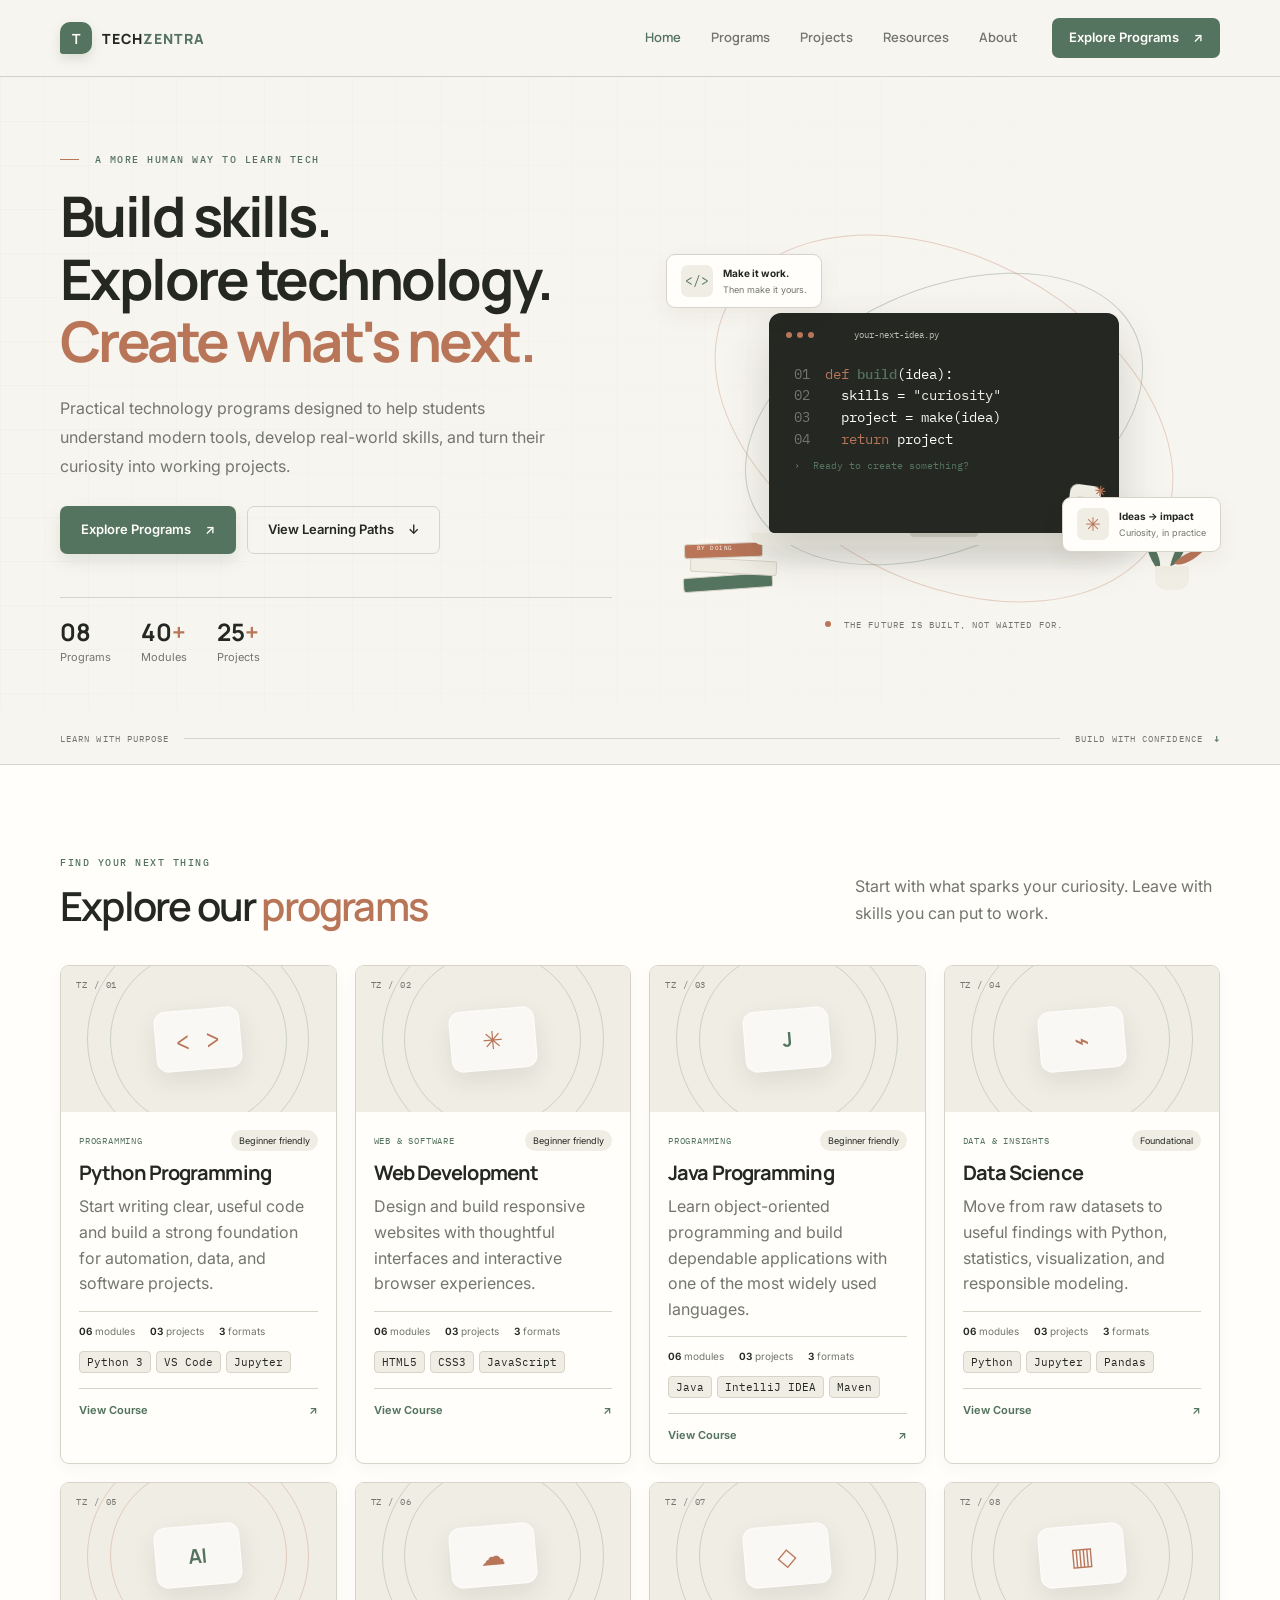
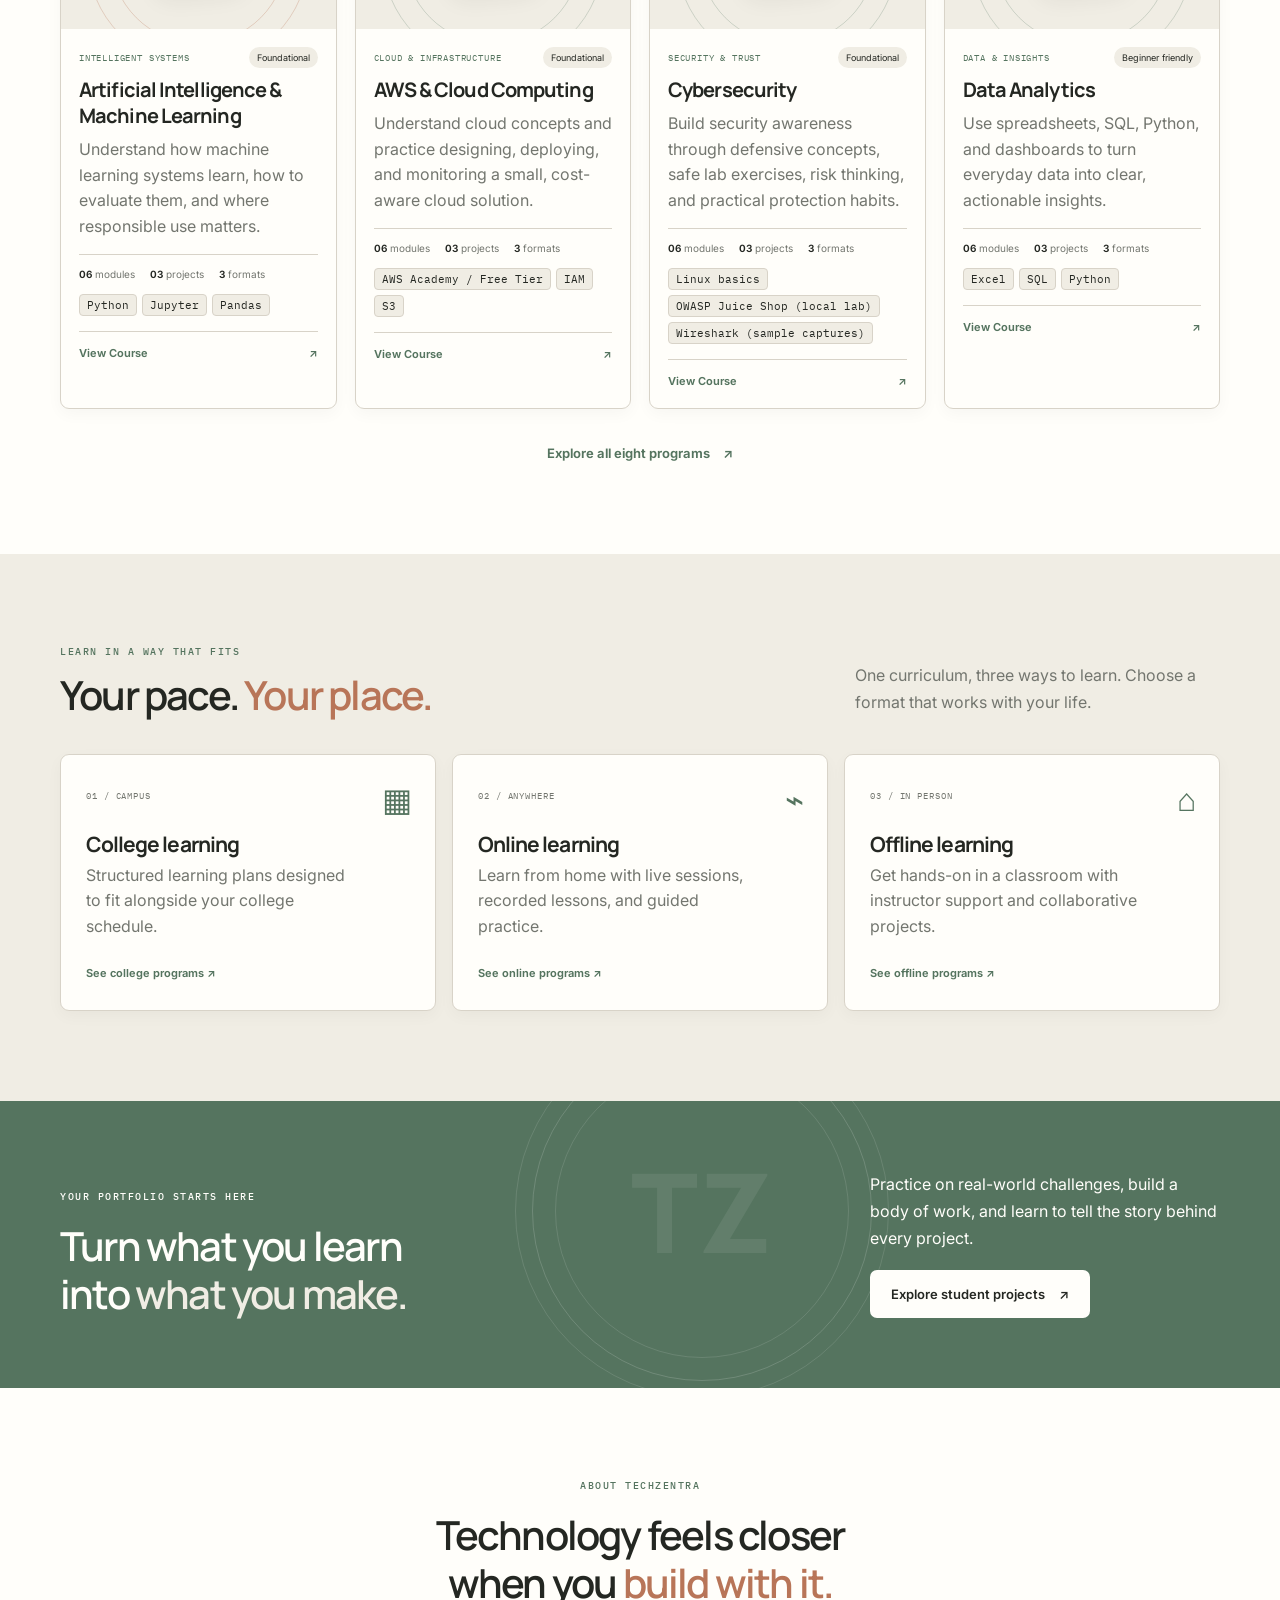
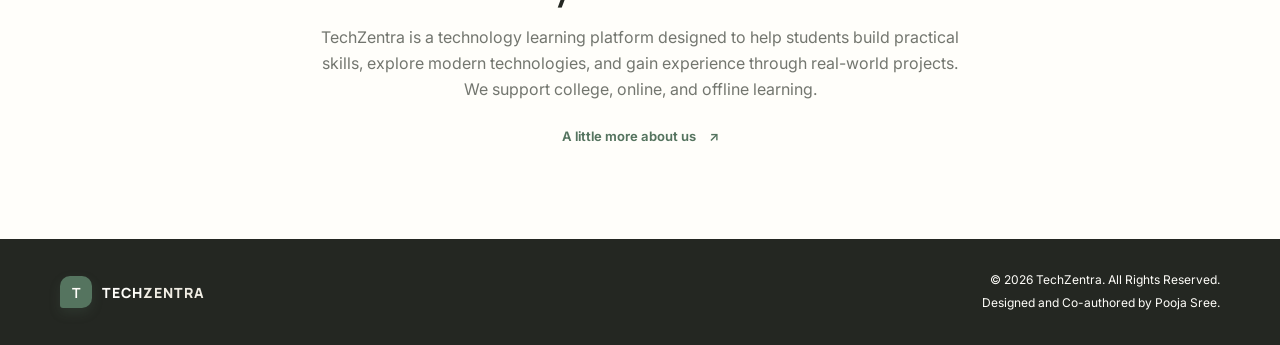
<file: index.html>
<!doctype html>
<html lang="en">
<head>
  <meta charset="utf-8">
  <meta name="viewport" content="width=device-width, initial-scale=1">
  <meta name="theme-color" content="#f7f5ef">
  <meta name="description" content="Build practical technology skills with TechZentra. Explore student-first programs, flexible learning options, and real-world projects.">
  <title>TechZentra — Learn. Build. Become.</title>
  <link rel="preconnect" href="https://fonts.googleapis.com">
  <link rel="preconnect" href="https://fonts.gstatic.com" crossorigin>
  <link href="https://fonts.googleapis.com/css2?family=IBM+Plex+Mono:wght@400;500&family=Inter:wght@400;500;600;700&family=Manrope:wght@400;500;600;700;800&display=swap" rel="stylesheet">
  <link rel="stylesheet" href="style.css">
  <script src="js/site.js" defer></script>
</head>
<body>
  <header id="site-header"></header>
  <main>
    <section class="hero" id="home">
      <div class="hero-grid"></div>
      <div class="container hero-layout">
        <div class="hero-copy reveal">
          <p class="eyebrow"><span class="eyebrow-mark"></span> A MORE HUMAN WAY TO LEARN TECH</p>
          <h1>Build skills.<br>Explore technology.<br><span>Create what's next.</span></h1>
          <p class="hero-description">Practical technology programs designed to help students understand modern tools, develop real-world skills, and turn their curiosity into working projects.</p>
          <div class="hero-actions">
            <a class="button button-primary" href="programs.html">Explore Programs <span aria-hidden="true">↗</span></a>
            <a class="button button-secondary" href="#learning-paths">View Learning Paths <span aria-hidden="true">↓</span></a>
          </div>
          <div class="hero-stats" aria-label="TechZentra at a glance">
            <div><strong>08</strong><span>Programs</span></div>
            <div><strong>40<span>+</span></strong><span>Modules</span></div>
            <div><strong>25<span>+</span></strong><span>Projects</span></div>
          </div>
        </div>
        <div class="hero-visual reveal" aria-label="Illustration of technology learning, with a laptop, books, code and AI concepts" role="img">
          <div class="visual-orbit orbit-a"></div><div class="visual-orbit orbit-b"></div>
          <div class="visual-note note-code"><span class="note-icon">&lt;/&gt;</span><span><b>Make it work.</b><small>Then make it yours.</small></span></div>
          <div class="visual-note note-ai"><span class="ai-spark">✳</span><span><b>Ideas → impact</b><small>Curiosity, in practice</small></span></div>
          <div class="book-stack"><i></i><i></i><i></i><span>LEARN<br>BY DOING</span></div>
          <div class="plant"><i></i><i></i><i></i><b></b></div>
          <div class="laptop">
            <div class="laptop-screen">
              <div class="screen-top"><span></span><span></span><span></span><small>your-next-idea.py</small></div>
              <div class="code-lines"><p><i>01</i> <em>def</em> <b>build</b>(idea):</p><p><i>02</i> &nbsp; skills = <strong>"curiosity"</strong></p><p><i>03</i> &nbsp; project = make(idea)</p><p><i>04</i> &nbsp; <em>return</em> project</p><p class="code-output"><i>›</i> Ready to create something?</p></div>
              <div class="screen-sticker">TZ<span>✳</span></div>
            </div>
            <div class="laptop-base"></div>
          </div>
          <div class="visual-caption"><span class="caption-dot"></span> THE FUTURE IS BUILT, NOT WAITED FOR.</div>
        </div>
      </div>
      <div class="hero-bottom container"><span>LEARN WITH PURPOSE</span><span class="bottom-rule"></span><span>BUILD WITH CONFIDENCE <b>↓</b></span></div>
    </section>

    <section class="section section-programs" id="programs">
      <div class="container">
        <div class="section-heading reveal">
          <div><p class="eyebrow">FIND YOUR NEXT THING</p><h2>Explore our <span>programs</span></h2></div>
          <p>Start with what sparks your curiosity. Leave with skills you can put to work.</p>
        </div>
        <div class="course-grid" id="featured-courses" aria-live="polite"></div>
        <div class="section-link-row"><a class="text-link" href="programs.html">Explore all eight programs <span aria-hidden="true">↗</span></a></div>
      </div>
    </section>

    <section class="learning-strip section" id="learning-paths">
      <div class="container">
        <div class="section-heading reveal">
          <div><p class="eyebrow">LEARN IN A WAY THAT FITS</p><h2>Your pace. <span>Your place.</span></h2></div>
          <p>One curriculum, three ways to learn. Choose a format that works with your life.</p>
        </div>
        <div class="path-grid">
          <a class="path-card reveal" href="programs.html#college"><span class="path-index">01 / CAMPUS</span><span class="path-icon">▦</span><h3>College learning</h3><p>Structured learning plans designed to fit alongside your college schedule.</p><span class="path-link">See college programs ↗</span></a>
          <a class="path-card reveal" href="programs.html#online"><span class="path-index">02 / ANYWHERE</span><span class="path-icon">⌁</span><h3>Online learning</h3><p>Learn from home with live sessions, recorded lessons, and guided practice.</p><span class="path-link">See online programs ↗</span></a>
          <a class="path-card reveal" href="programs.html#offline"><span class="path-index">03 / IN PERSON</span><span class="path-icon">⌂</span><h3>Offline learning</h3><p>Get hands-on in a classroom with instructor support and collaborative projects.</p><span class="path-link">See offline programs ↗</span></a>
        </div>
      </div>
    </section>

    <section class="project-band section" id="projects">
      <div class="container project-band-inner reveal">
        <div><p class="eyebrow">YOUR PORTFOLIO STARTS HERE</p><h2>Turn what you learn<br>into <span>what you make.</span></h2></div>
        <div class="project-band-copy"><p>Practice on real-world challenges, build a body of work, and learn to tell the story behind every project.</p><a class="button button-light" href="projects.html">Explore student projects <span aria-hidden="true">↗</span></a></div>
        <div class="band-orbit" aria-hidden="true">TZ</div>
      </div>
    </section>

    <section class="section about-preview" id="about">
      <div class="container about-preview-inner reveal">
        <p class="eyebrow">ABOUT TECHZENTRA</p>
        <h2>Technology feels closer<br>when you <span>build with it.</span></h2>
        <p>TechZentra is a technology learning platform designed to help students build practical skills, explore modern technologies, and gain experience through real-world projects. We support college, online, and offline learning.</p>
        <a class="text-link" href="about.html">A little more about us <span aria-hidden="true">↗</span></a>
      </div>
    </section>
  </main>
  <footer id="site-footer"></footer>
</body>
</html>
</file>
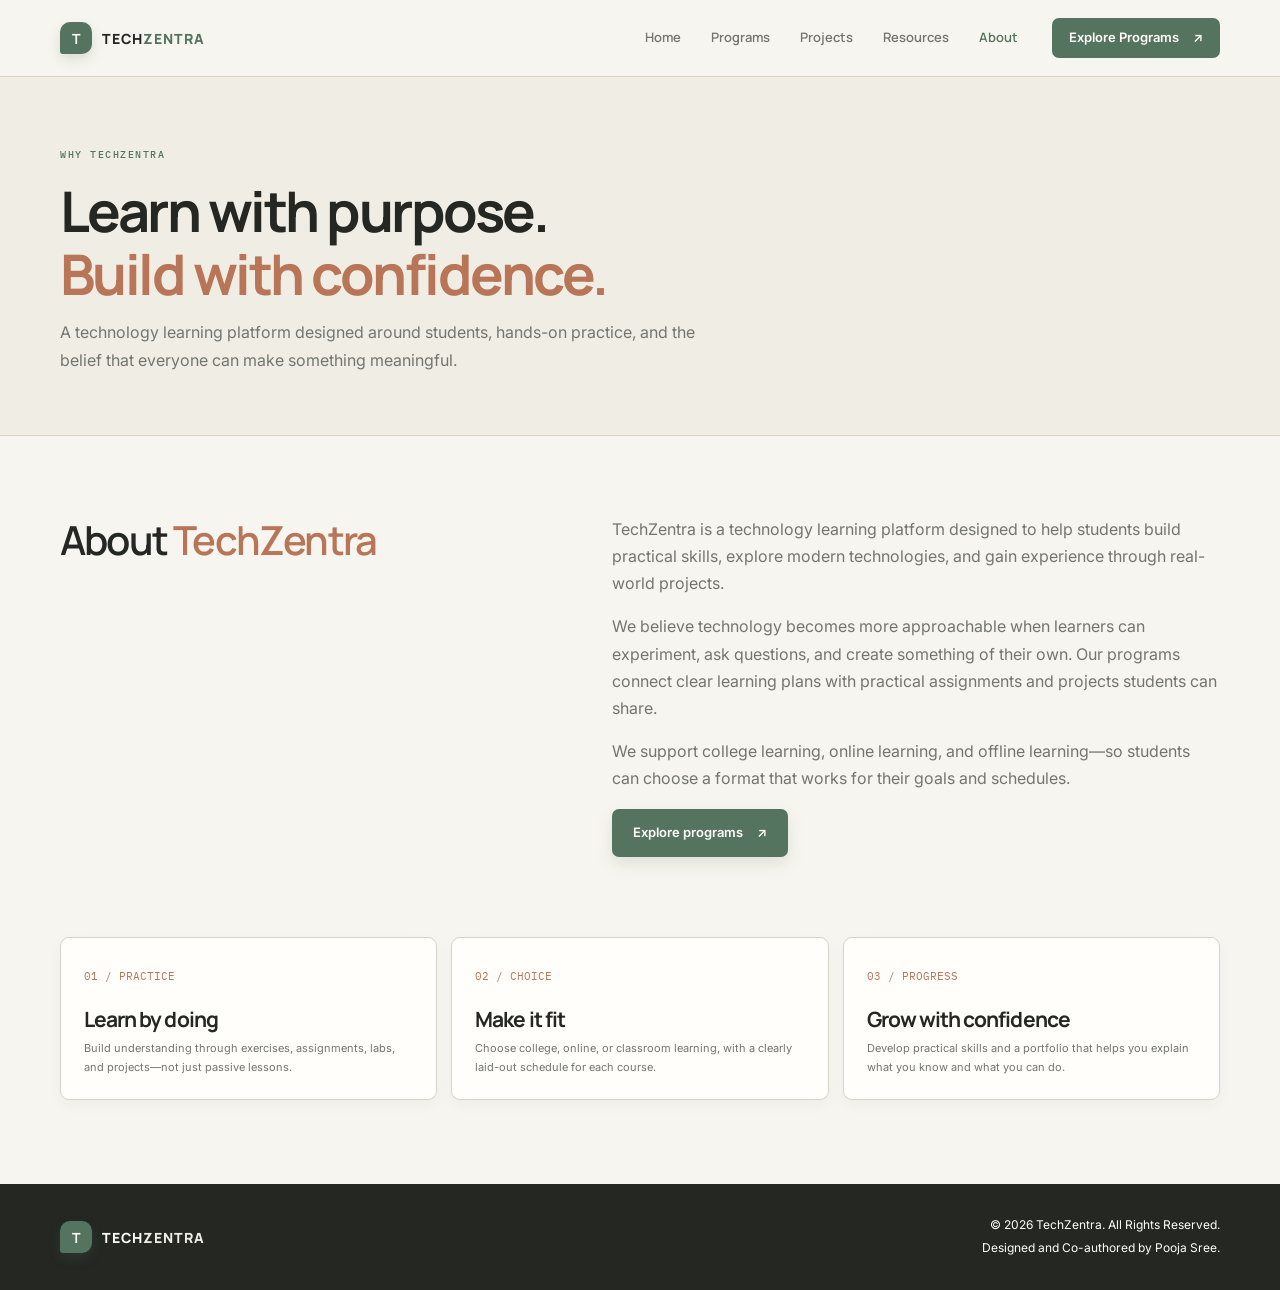
<file: about.html>
<!doctype html>
<html lang="en"><head><meta charset="utf-8"><meta name="viewport" content="width=device-width, initial-scale=1"><meta name="description" content="Learn about TechZentra, a practical technology learning platform for students."><title>About | TechZentra</title><link rel="preconnect" href="https://fonts.googleapis.com"><link rel="preconnect" href="https://fonts.gstatic.com" crossorigin><link href="https://fonts.googleapis.com/css2?family=IBM+Plex+Mono:wght@400;500&family=Inter:wght@400;500;600;700&family=Manrope:wght@400;500;600;700;800&display=swap" rel="stylesheet"><link rel="stylesheet" href="style.css"><script src="js/site.js" defer></script></head>
<body><header id="site-header"></header><main><section class="page-hero"><div class="container"><p class="eyebrow">WHY TECHZENTRA</p><h1>Learn with purpose.<br><span>Build with confidence.</span></h1><p>A technology learning platform designed around students, hands-on practice, and the belief that everyone can make something meaningful.</p></div></section><section class="container"><div class="about-story"><h2>About <span>TechZentra</span></h2><div><p>TechZentra is a technology learning platform designed to help students build practical skills, explore modern technologies, and gain experience through real-world projects.</p><p>We believe technology becomes more approachable when learners can experiment, ask questions, and create something of their own. Our programs connect clear learning plans with practical assignments and projects students can share.</p><p>We support college learning, online learning, and offline learning—so students can choose a format that works for their goals and schedules.</p><a class="button button-primary" href="programs.html">Explore programs <span aria-hidden="true">↗</span></a></div></div><div class="about-values"><article class="value-card"><b>01 / PRACTICE</b><h3>Learn by doing</h3><p>Build understanding through exercises, assignments, labs, and projects—not just passive lessons.</p></article><article class="value-card"><b>02 / CHOICE</b><h3>Make it fit</h3><p>Choose college, online, or classroom learning, with a clearly laid-out schedule for each course.</p></article><article class="value-card"><b>03 / PROGRESS</b><h3>Grow with confidence</h3><p>Develop practical skills and a portfolio that helps you explain what you know and what you can do.</p></article></div></section></main><footer id="site-footer"></footer></body></html>
</file>
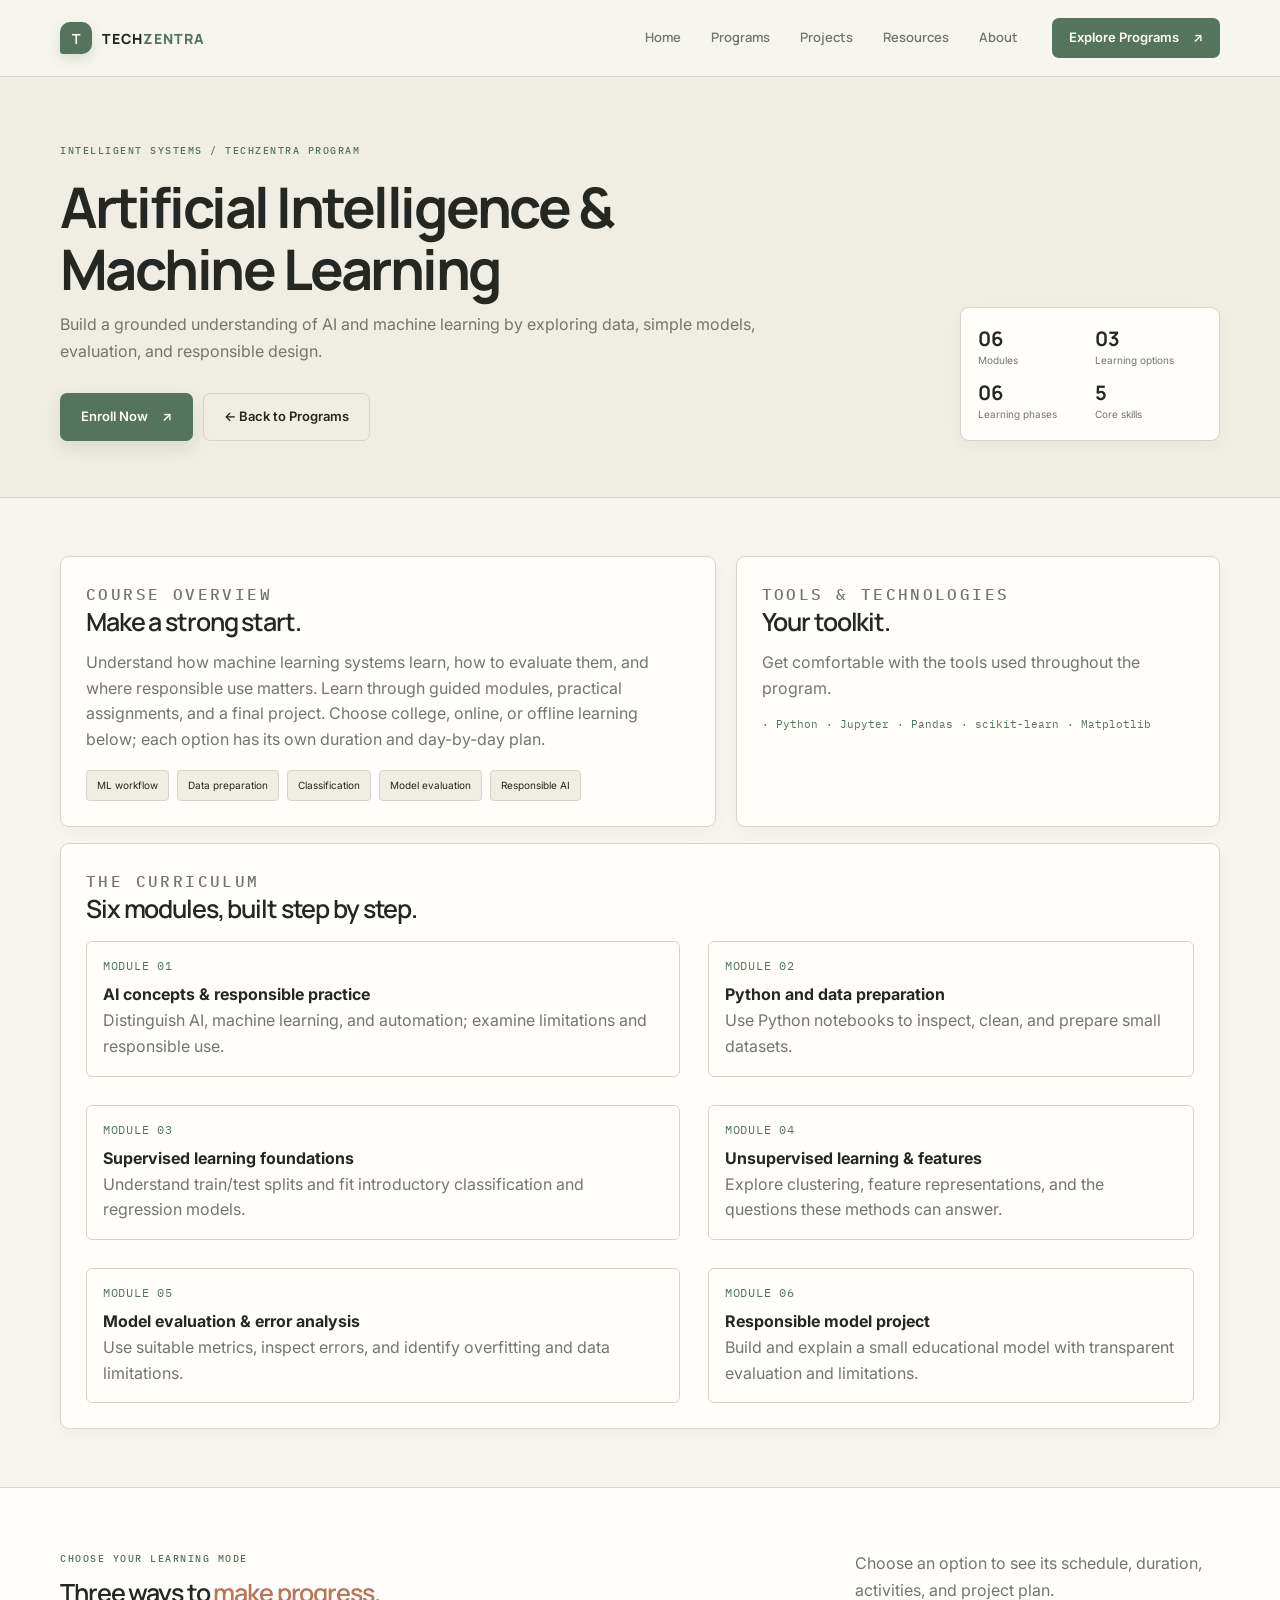
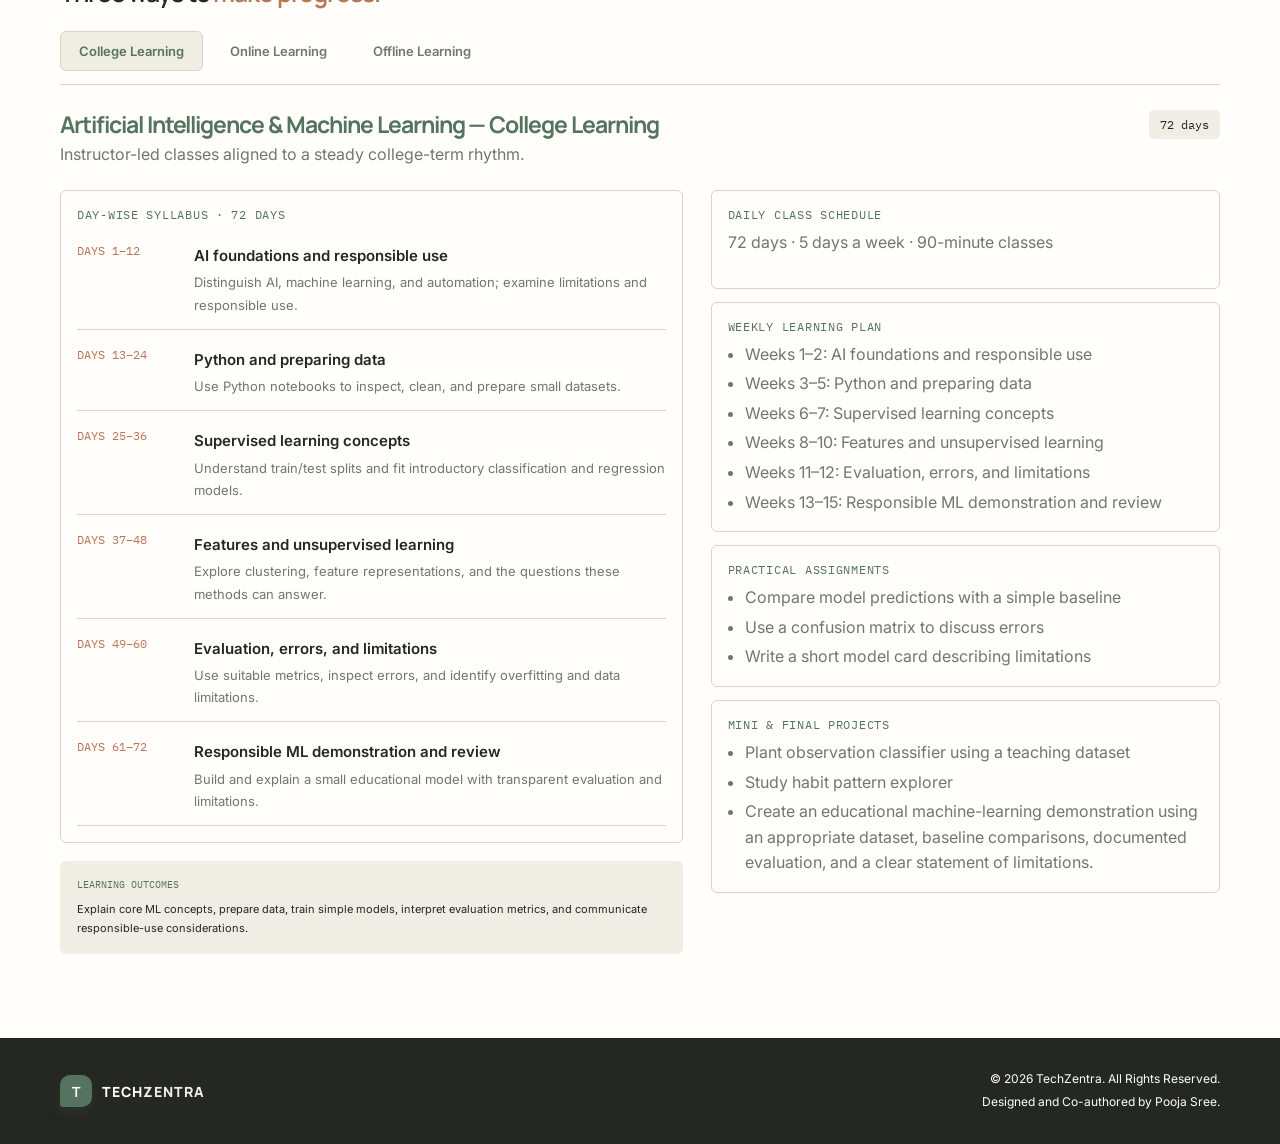
<file: ai-ml.html>
<!doctype html>
<html lang="en"><head><meta charset="utf-8"><meta name="viewport" content="width=device-width, initial-scale=1"><meta name="description" content="Explore the TechZentra Artificial Intelligence and Machine Learning course, syllabus, and learning options."><title>AI and Machine Learning | TechZentra</title><link rel="preconnect" href="https://fonts.googleapis.com"><link rel="preconnect" href="https://fonts.gstatic.com" crossorigin><link href="https://fonts.googleapis.com/css2?family=IBM+Plex+Mono:wght@400;500&family=Inter:wght@400;500;600;700&family=Manrope:wght@400;500;600;700;800&display=swap" rel="stylesheet"><link rel="stylesheet" href="../style.css"><script src="../js/site.js" defer></script></head><body><header id="site-header"></header><main class="course-page" data-course="ai-ml"><div id="course-content"></div></main><footer id="site-footer"></footer></body></html>
</file>
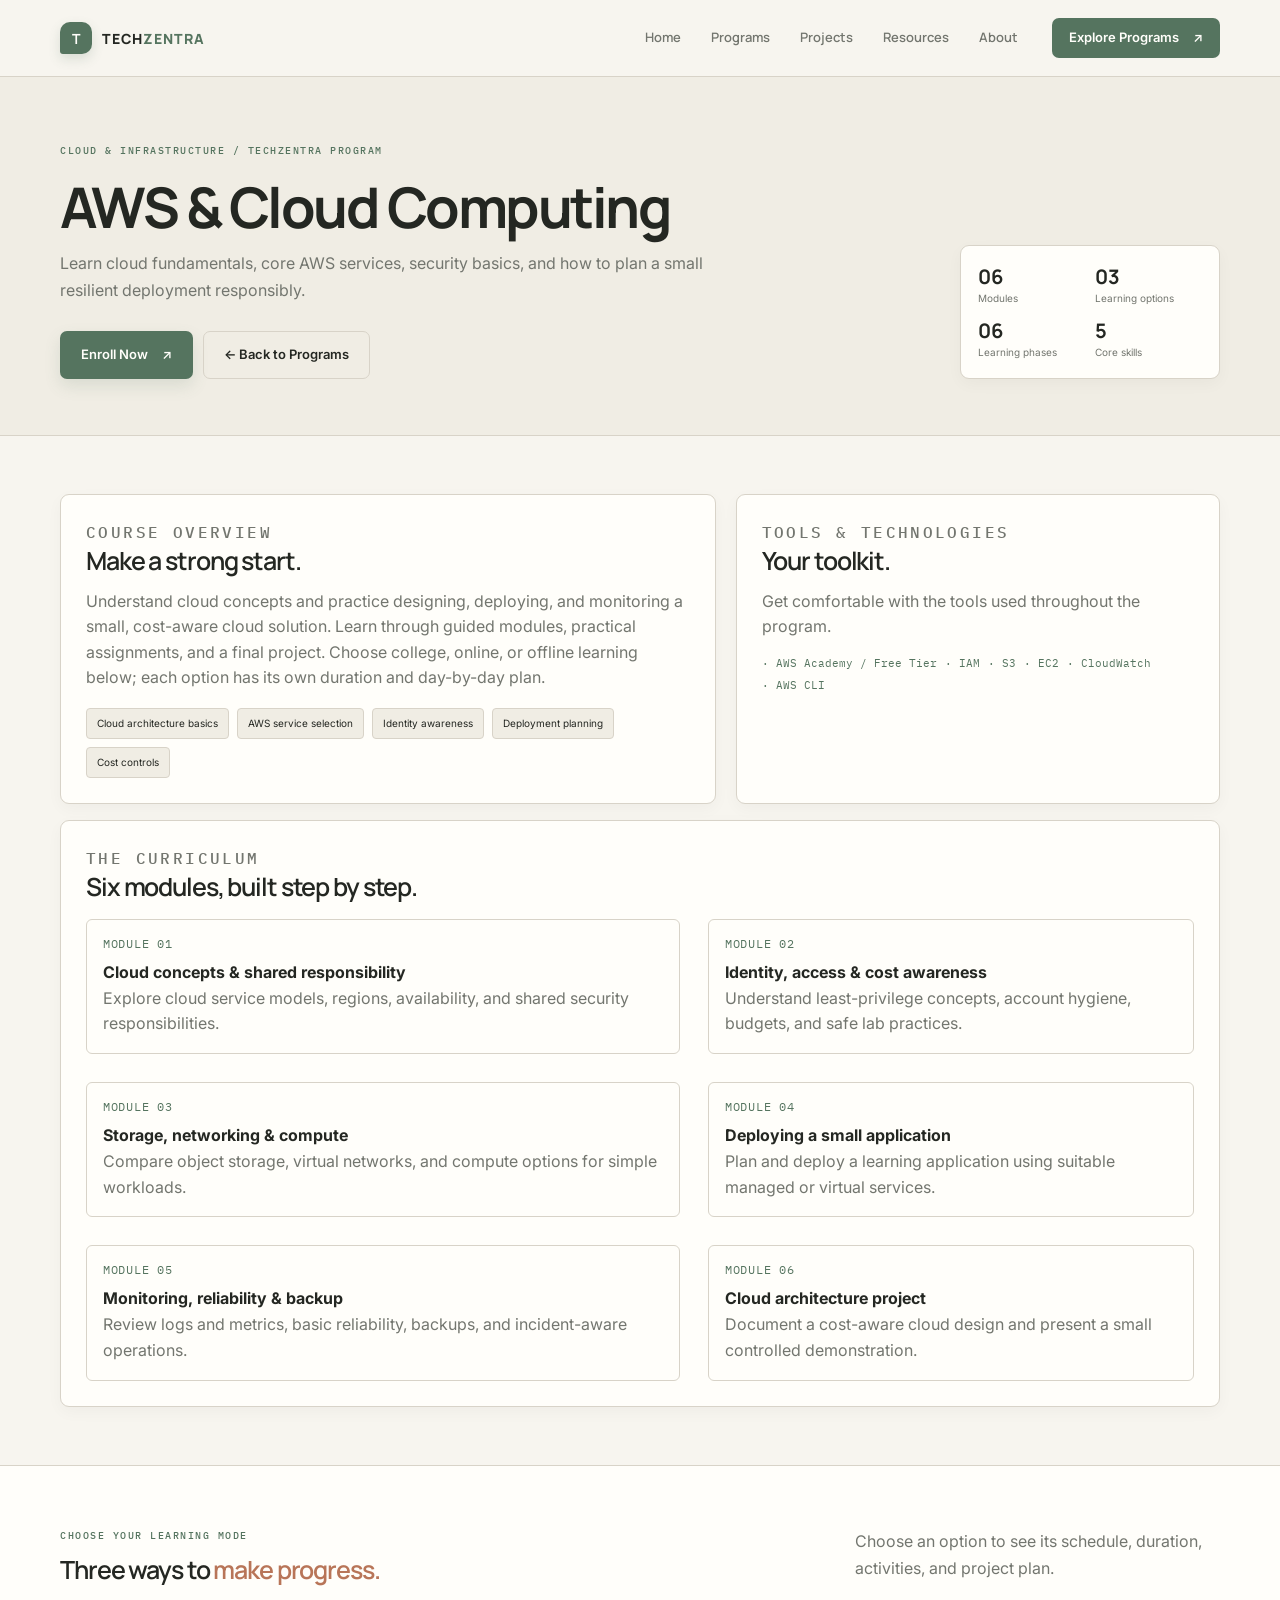
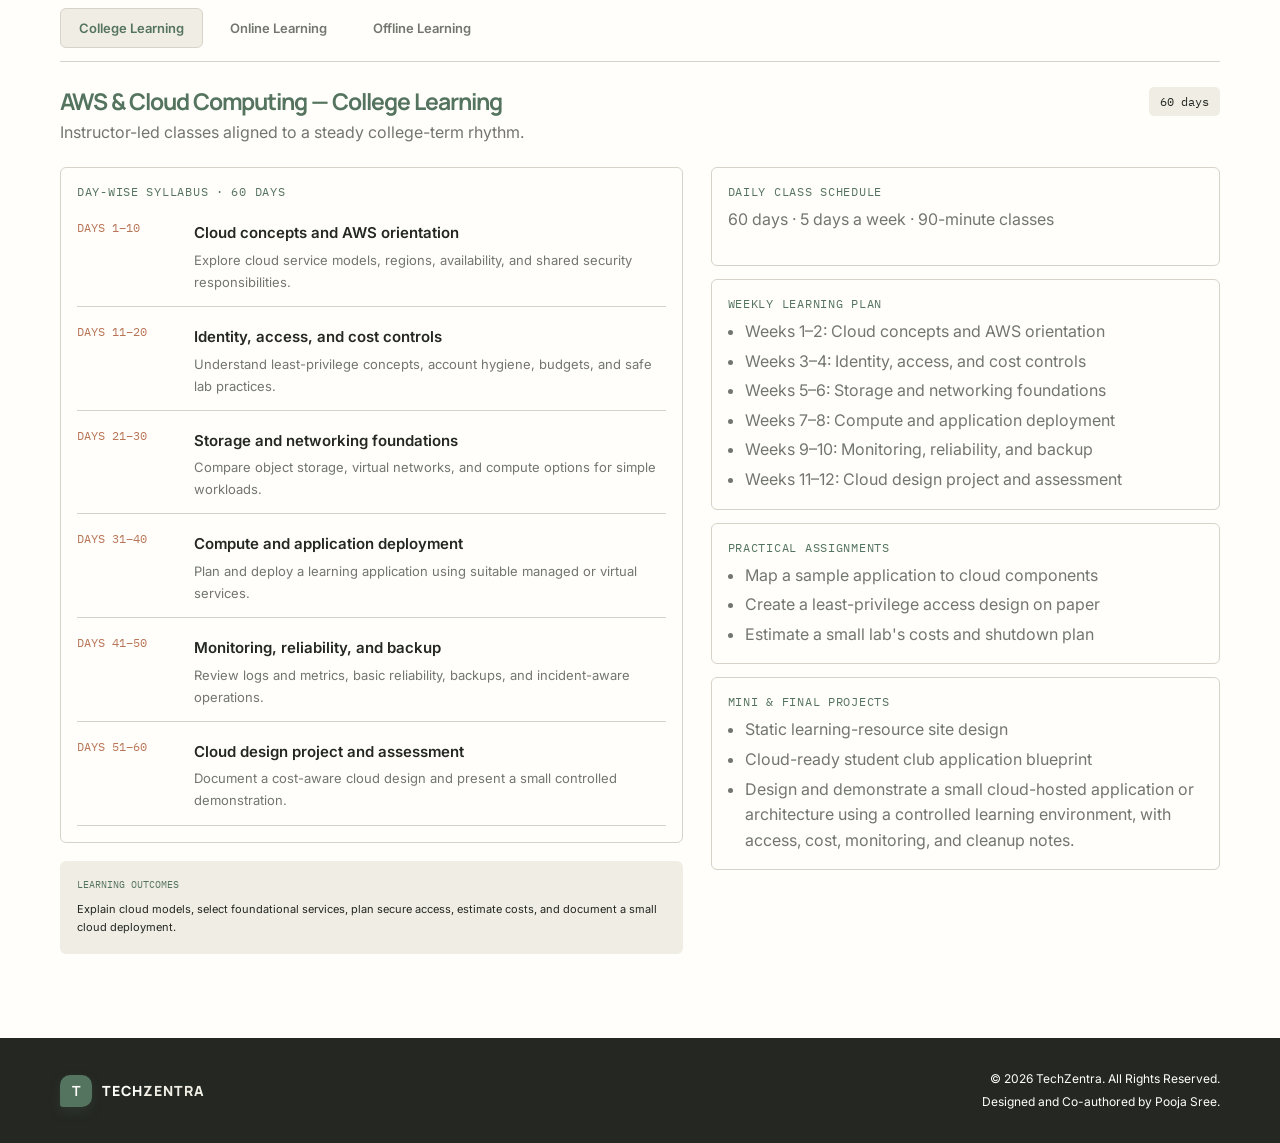
<file: aws-cloud.html>
<!doctype html>
<html lang="en"><head><meta charset="utf-8"><meta name="viewport" content="width=device-width, initial-scale=1"><meta name="description" content="Explore the TechZentra AWS and Cloud Computing course, syllabus, and learning options."><title>AWS and Cloud Computing | TechZentra</title><link rel="preconnect" href="https://fonts.googleapis.com"><link rel="preconnect" href="https://fonts.gstatic.com" crossorigin><link href="https://fonts.googleapis.com/css2?family=IBM+Plex+Mono:wght@400;500&family=Inter:wght@400;500;600;700&family=Manrope:wght@400;500;600;700;800&display=swap" rel="stylesheet"><link rel="stylesheet" href="../style.css"><script src="../js/site.js" defer></script></head><body><header id="site-header"></header><main class="course-page" data-course="aws-cloud"><div id="course-content"></div></main><footer id="site-footer"></footer></body></html>
</file>
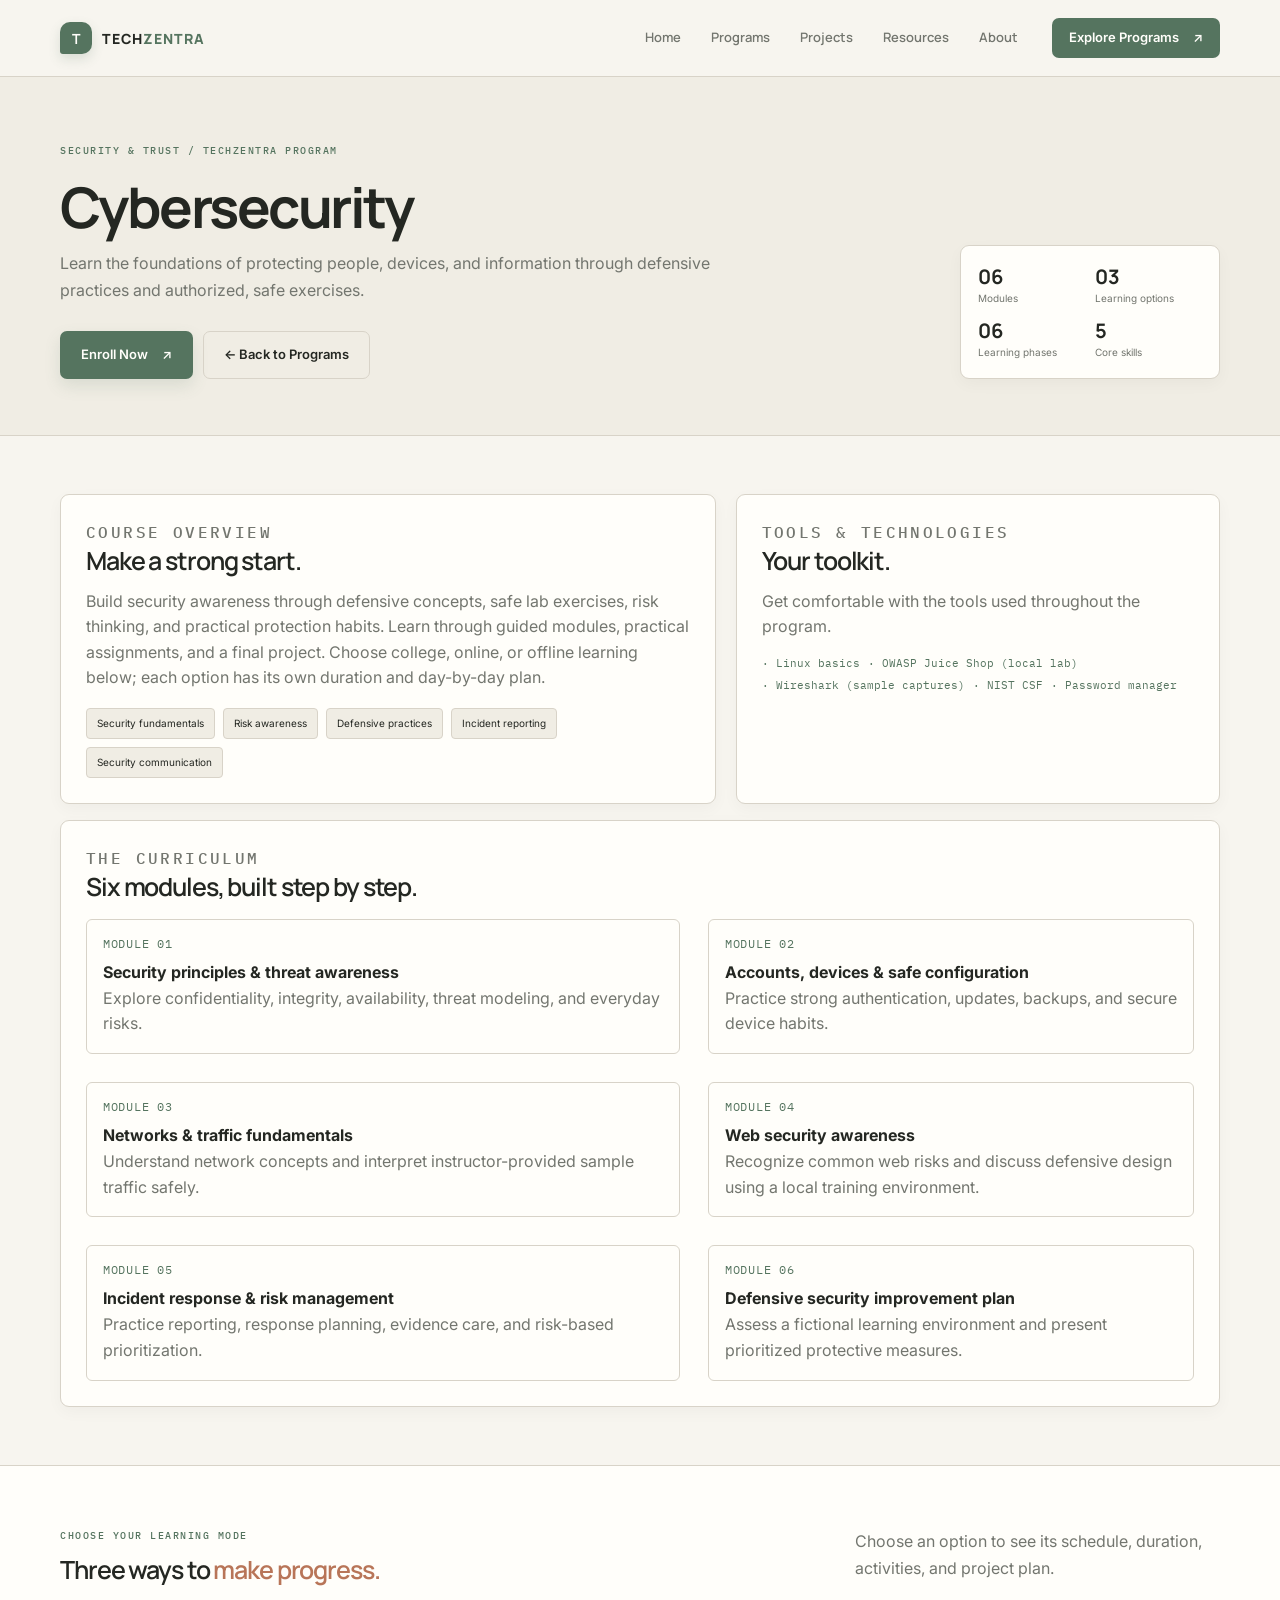
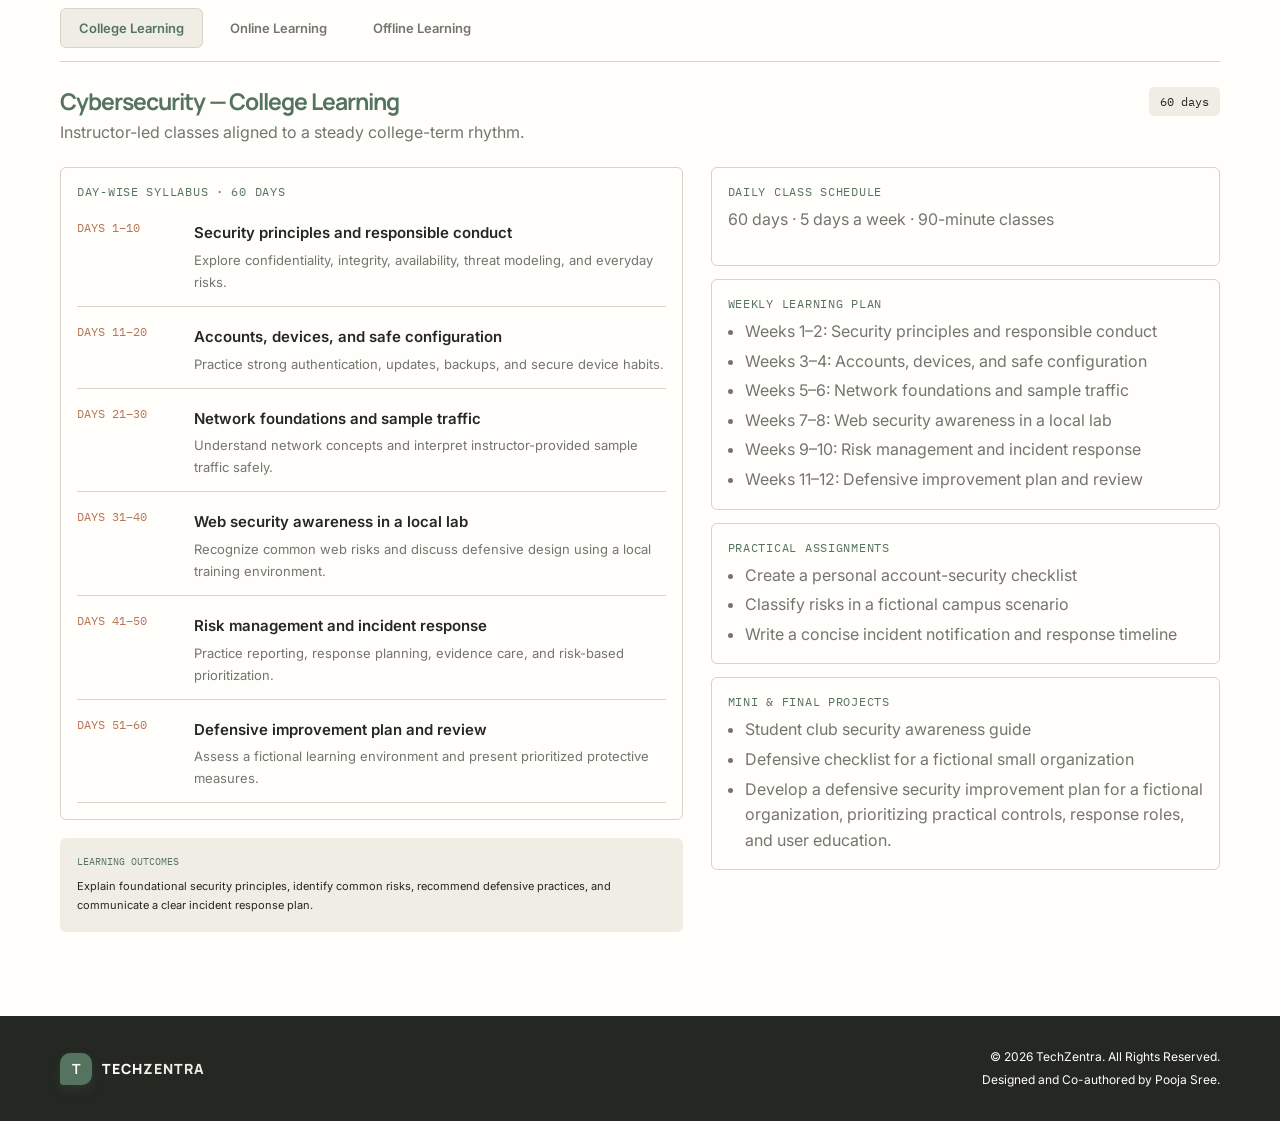
<file: cybersecurity.html>
<!doctype html>
<html lang="en"><head><meta charset="utf-8"><meta name="viewport" content="width=device-width, initial-scale=1"><meta name="description" content="Explore the TechZentra Cybersecurity course, syllabus, and learning options."><title>Cybersecurity | TechZentra</title><link rel="preconnect" href="https://fonts.googleapis.com"><link rel="preconnect" href="https://fonts.gstatic.com" crossorigin><link href="https://fonts.googleapis.com/css2?family=IBM+Plex+Mono:wght@400;500&family=Inter:wght@400;500;600;700&family=Manrope:wght@400;500;600;700;800&display=swap" rel="stylesheet"><link rel="stylesheet" href="../style.css"><script src="../js/site.js" defer></script></head><body><header id="site-header"></header><main class="course-page" data-course="cybersecurity"><div id="course-content"></div></main><footer id="site-footer"></footer></body></html>
</file>
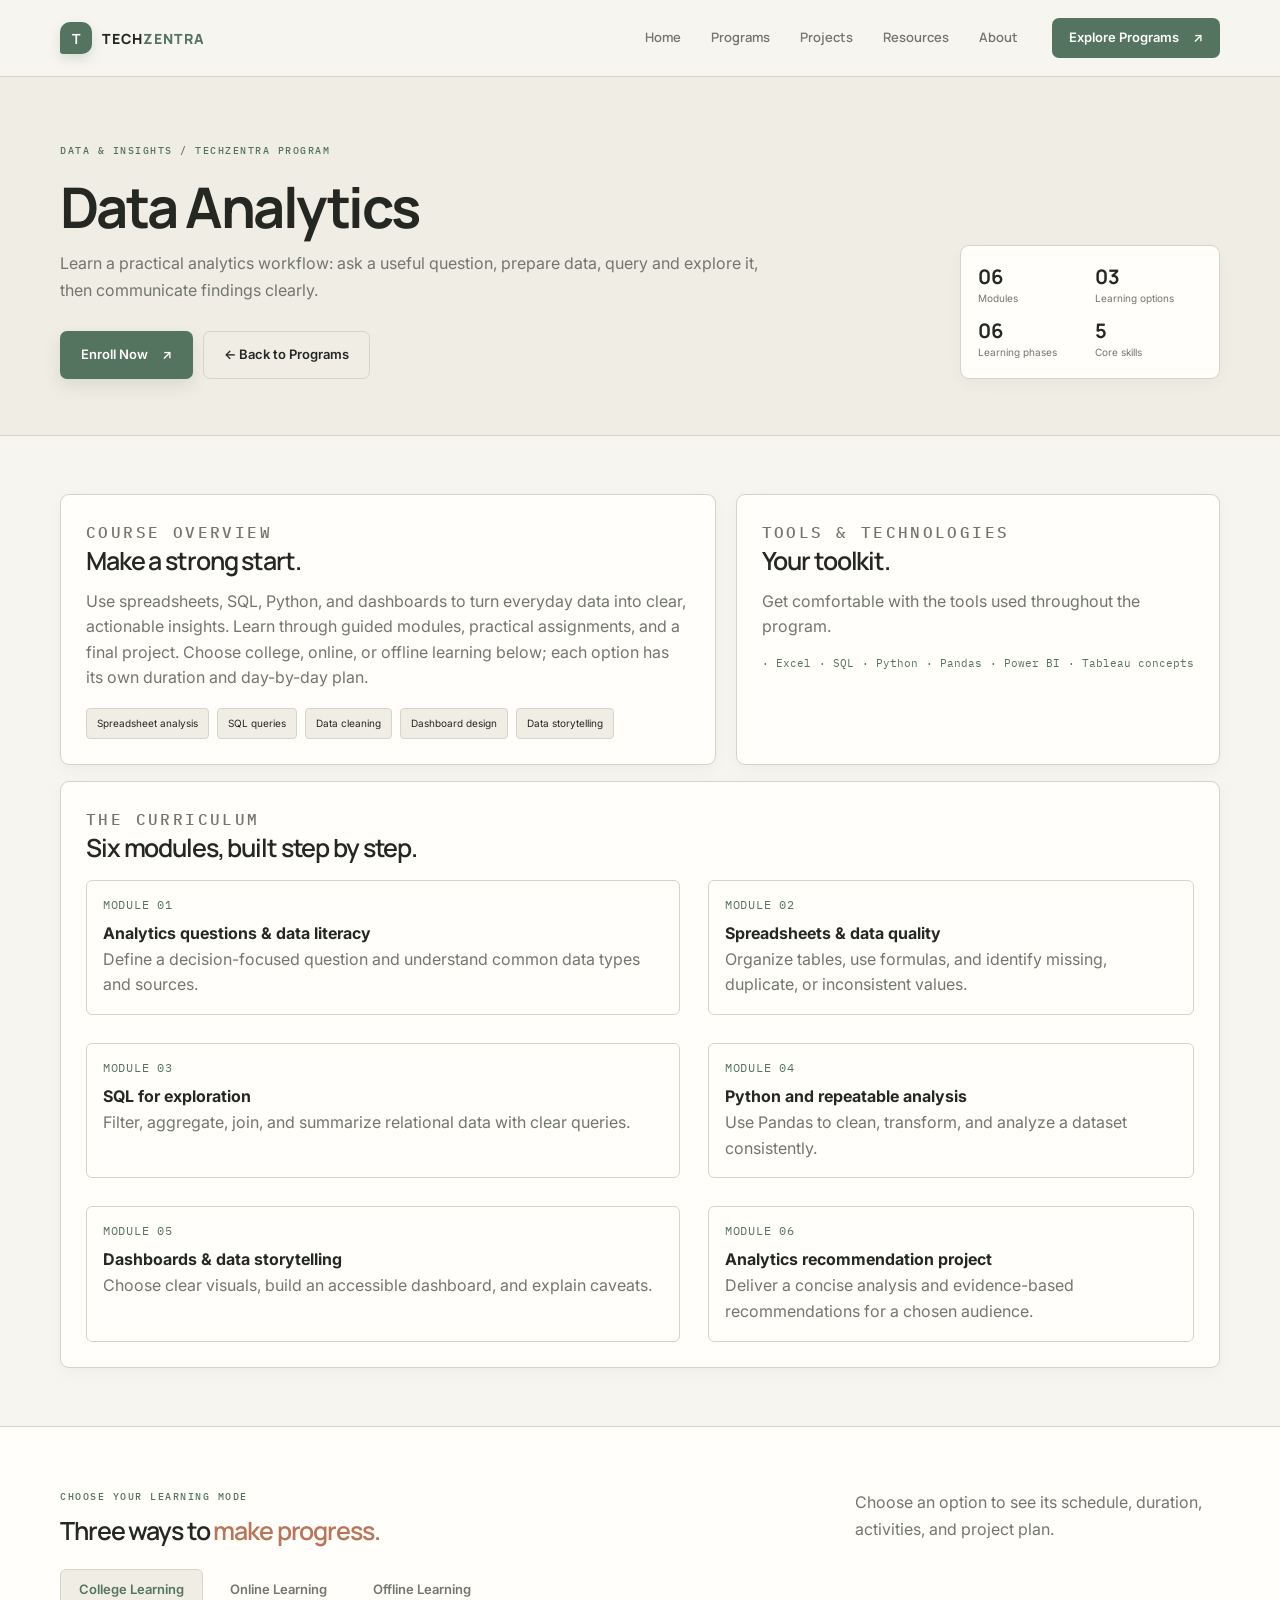
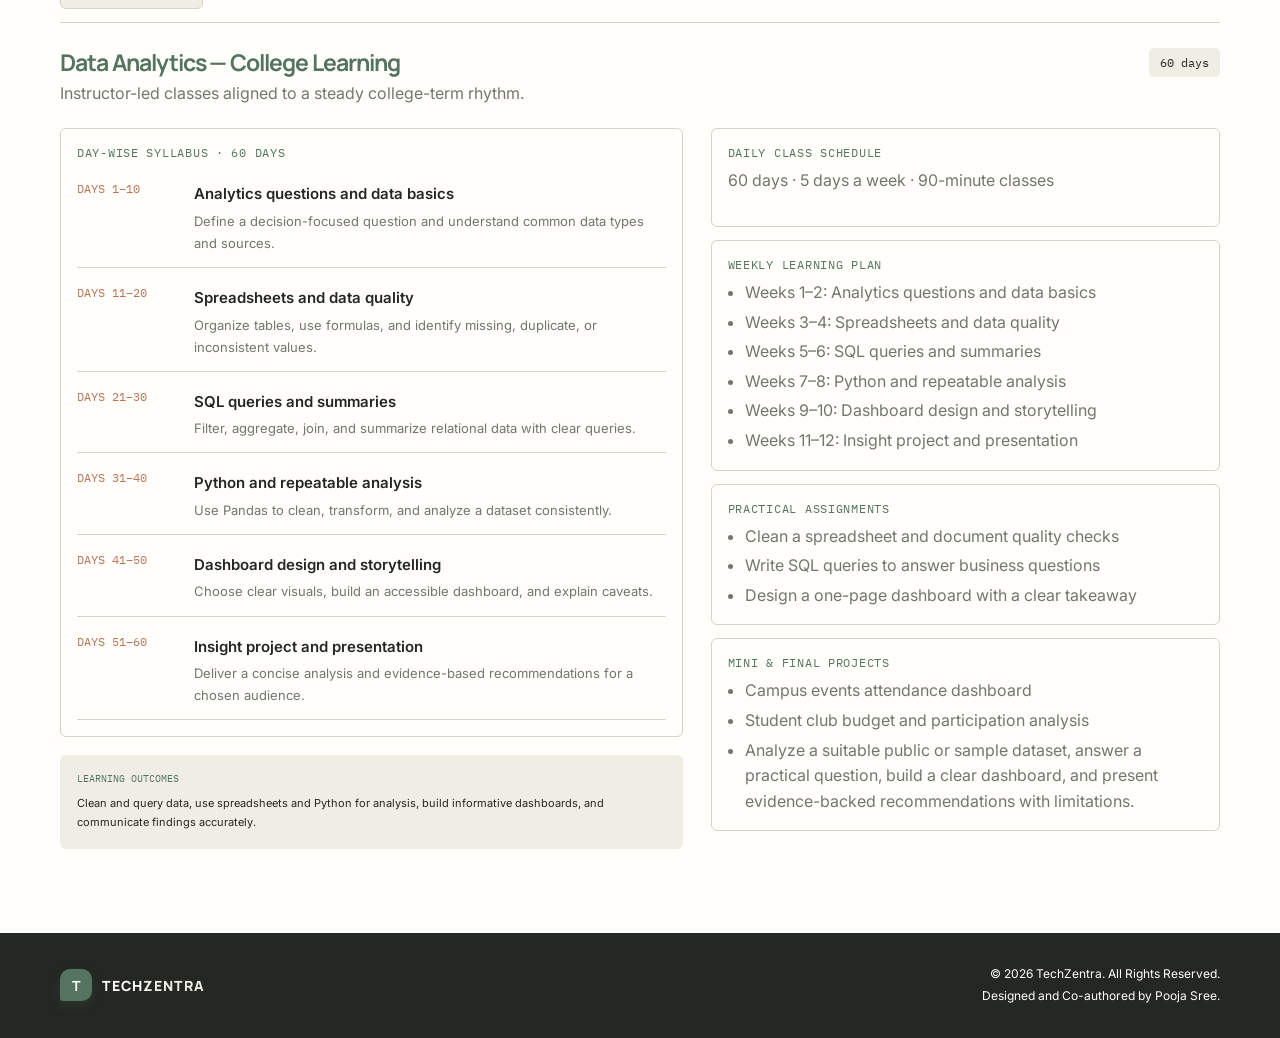
<file: data-analytics.html>
<!doctype html>
<html lang="en"><head><meta charset="utf-8"><meta name="viewport" content="width=device-width, initial-scale=1"><meta name="description" content="Explore the TechZentra Data Analytics course, syllabus, and learning options."><title>Data Analytics | TechZentra</title><link rel="preconnect" href="https://fonts.googleapis.com"><link rel="preconnect" href="https://fonts.gstatic.com" crossorigin><link href="https://fonts.googleapis.com/css2?family=IBM+Plex+Mono:wght@400;500&family=Inter:wght@400;500;600;700&family=Manrope:wght@400;500;600;700;800&display=swap" rel="stylesheet"><link rel="stylesheet" href="../style.css"><script src="../js/site.js" defer></script></head><body><header id="site-header"></header><main class="course-page" data-course="data-analytics"><div id="course-content"></div></main><footer id="site-footer"></footer></body></html>
</file>
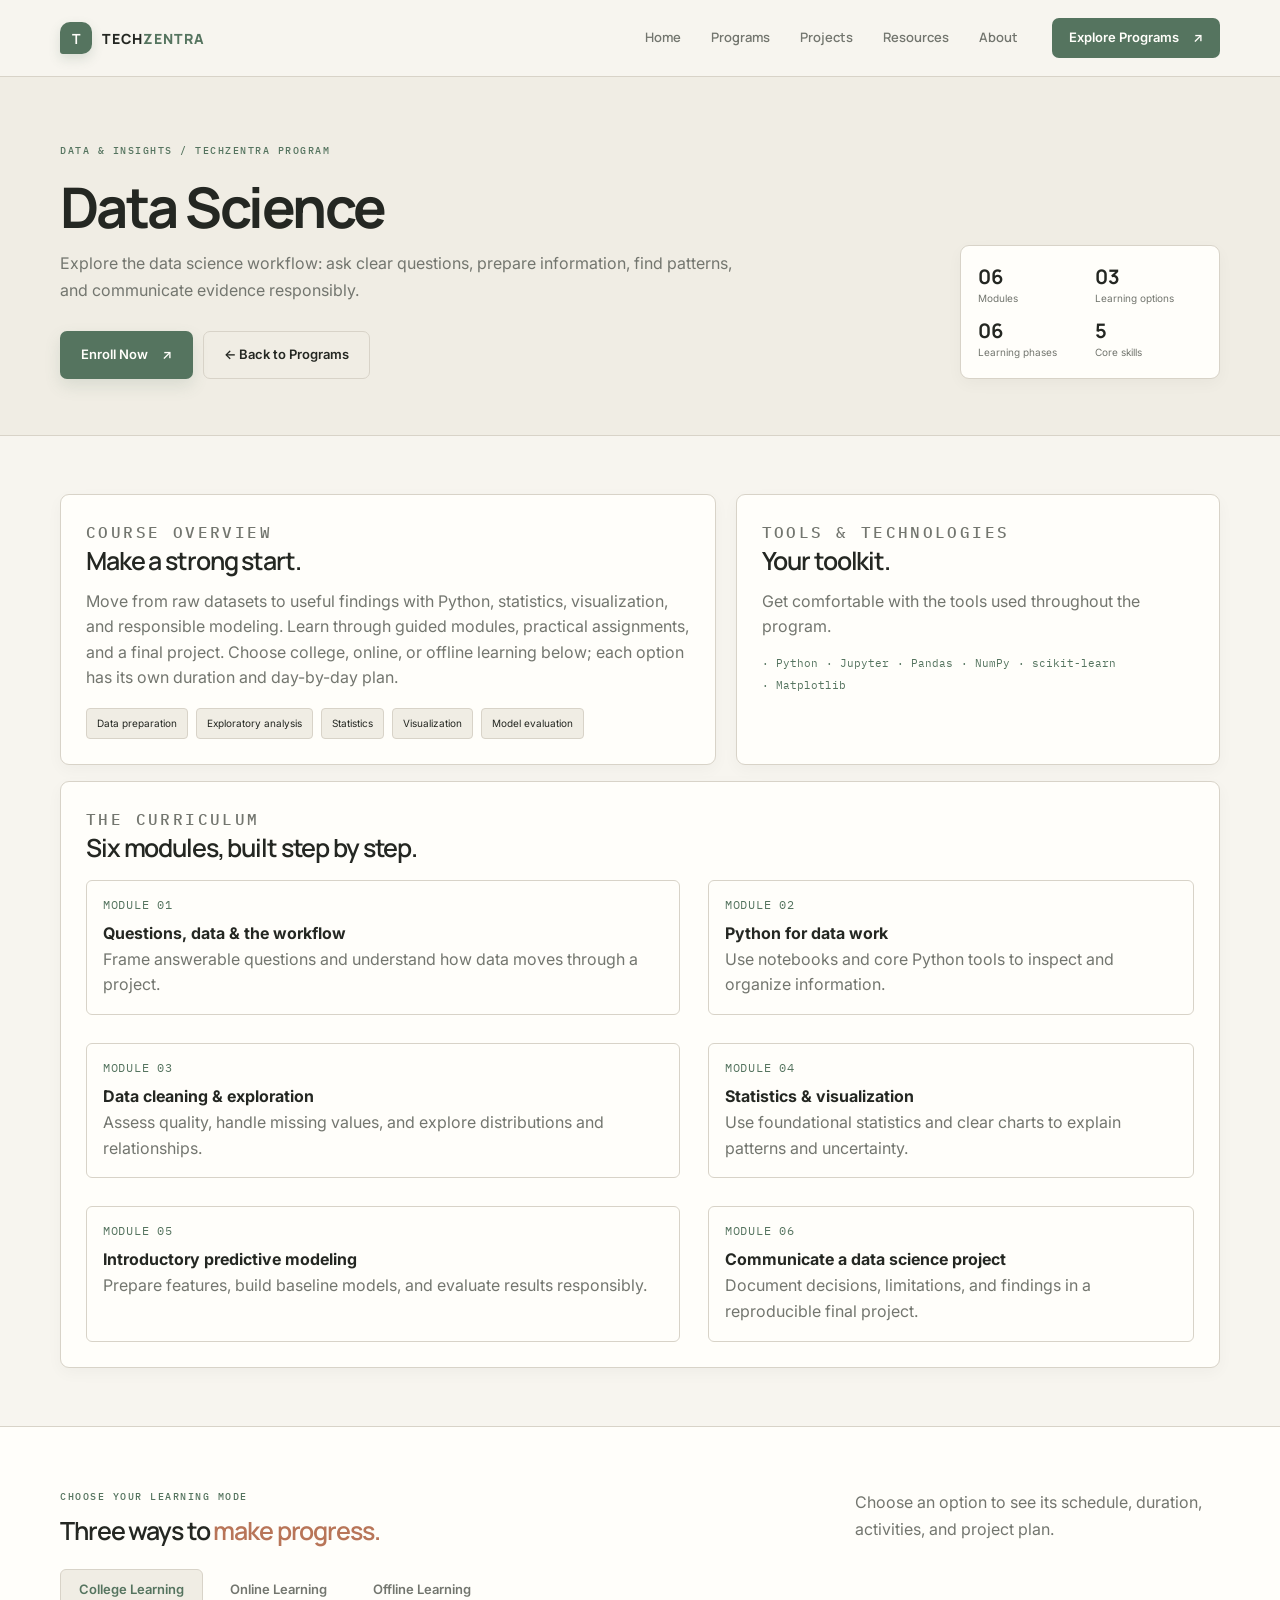
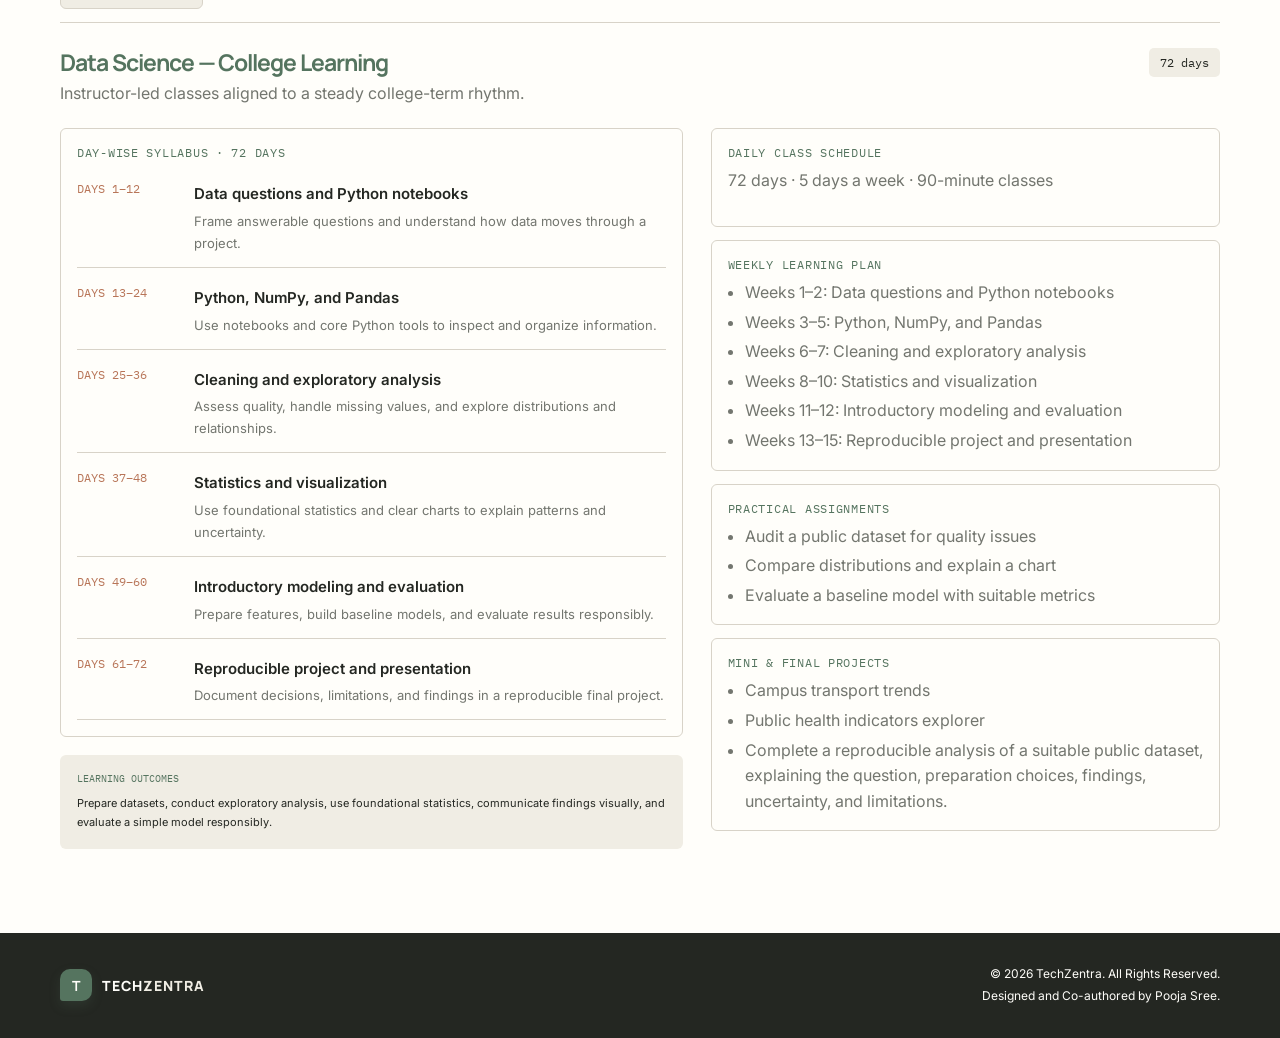
<file: data-science.html>
<!doctype html>
<html lang="en"><head><meta charset="utf-8"><meta name="viewport" content="width=device-width, initial-scale=1"><meta name="description" content="Explore the TechZentra Data Science course, syllabus, and learning options."><title>Data Science | TechZentra</title><link rel="preconnect" href="https://fonts.googleapis.com"><link rel="preconnect" href="https://fonts.gstatic.com" crossorigin><link href="https://fonts.googleapis.com/css2?family=IBM+Plex+Mono:wght@400;500&family=Inter:wght@400;500;600;700&family=Manrope:wght@400;500;600;700;800&display=swap" rel="stylesheet"><link rel="stylesheet" href="../style.css"><script src="../js/site.js" defer></script></head><body><header id="site-header"></header><main class="course-page" data-course="data-science"><div id="course-content"></div></main><footer id="site-footer"></footer></body></html>
</file>
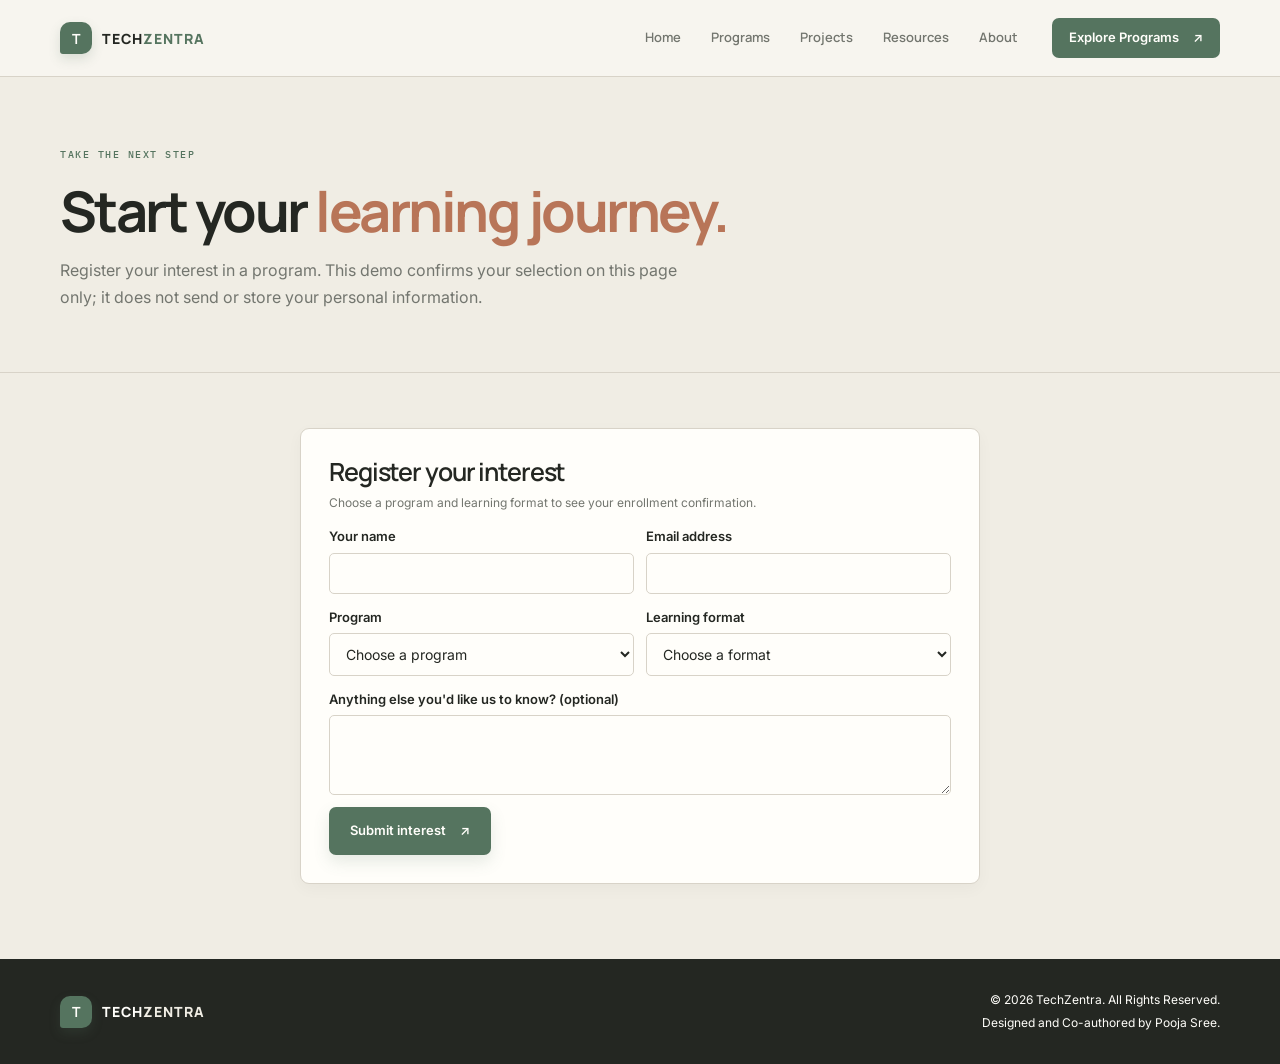
<file: enroll.html>
<!doctype html>
<html lang="en"><head><meta charset="utf-8"><meta name="viewport" content="width=device-width, initial-scale=1"><meta name="description" content="Register your interest in a TechZentra learning program."><title>Enroll | TechZentra</title><link rel="preconnect" href="https://fonts.googleapis.com"><link rel="preconnect" href="https://fonts.gstatic.com" crossorigin><link href="https://fonts.googleapis.com/css2?family=IBM+Plex+Mono:wght@400;500&family=Inter:wght@400;500;600;700&family=Manrope:wght@400;500;600;700;800&display=swap" rel="stylesheet"><link rel="stylesheet" href="style.css"><script src="js/site.js" defer></script></head>
<body><header id="site-header"></header><main><section class="page-hero"><div class="container"><p class="eyebrow">TAKE THE NEXT STEP</p><h1>Start your <span>learning journey.</span></h1><p>Register your interest in a program. This demo confirms your selection on this page only; it does not send or store your personal information.</p></div></section><section class="enroll-section"><div class="container"><div class="enroll-card"><h2>Register your interest</h2><p>Choose a program and learning format to see your enrollment confirmation.</p><form class="enroll-form" data-enrollment-form><div class="form-field"><label for="enroll-name">Your name</label><input id="enroll-name" name="name" autocomplete="name" required></div><div class="form-field"><label for="enroll-email">Email address</label><input id="enroll-email" name="email" type="email" autocomplete="email" required></div><div class="form-field"><label for="enroll-course">Program</label><select id="enroll-course" name="course" required><option value="">Choose a program</option></select></div><div class="form-field"><label for="enroll-mode">Learning format</label><select id="enroll-mode" name="mode" required><option value="">Choose a format</option><option>College Learning</option><option>Online Learning</option><option>Offline Learning</option></select></div><div class="form-field full"><label for="enroll-message">Anything else you'd like us to know? (optional)</label><textarea id="enroll-message" name="message"></textarea></div><button class="button button-primary" type="submit">Submit interest <span aria-hidden="true">↗</span></button><p class="form-status full" role="status" aria-live="polite"></p></form></div></div></section></main><footer id="site-footer"></footer></body></html>
</file>
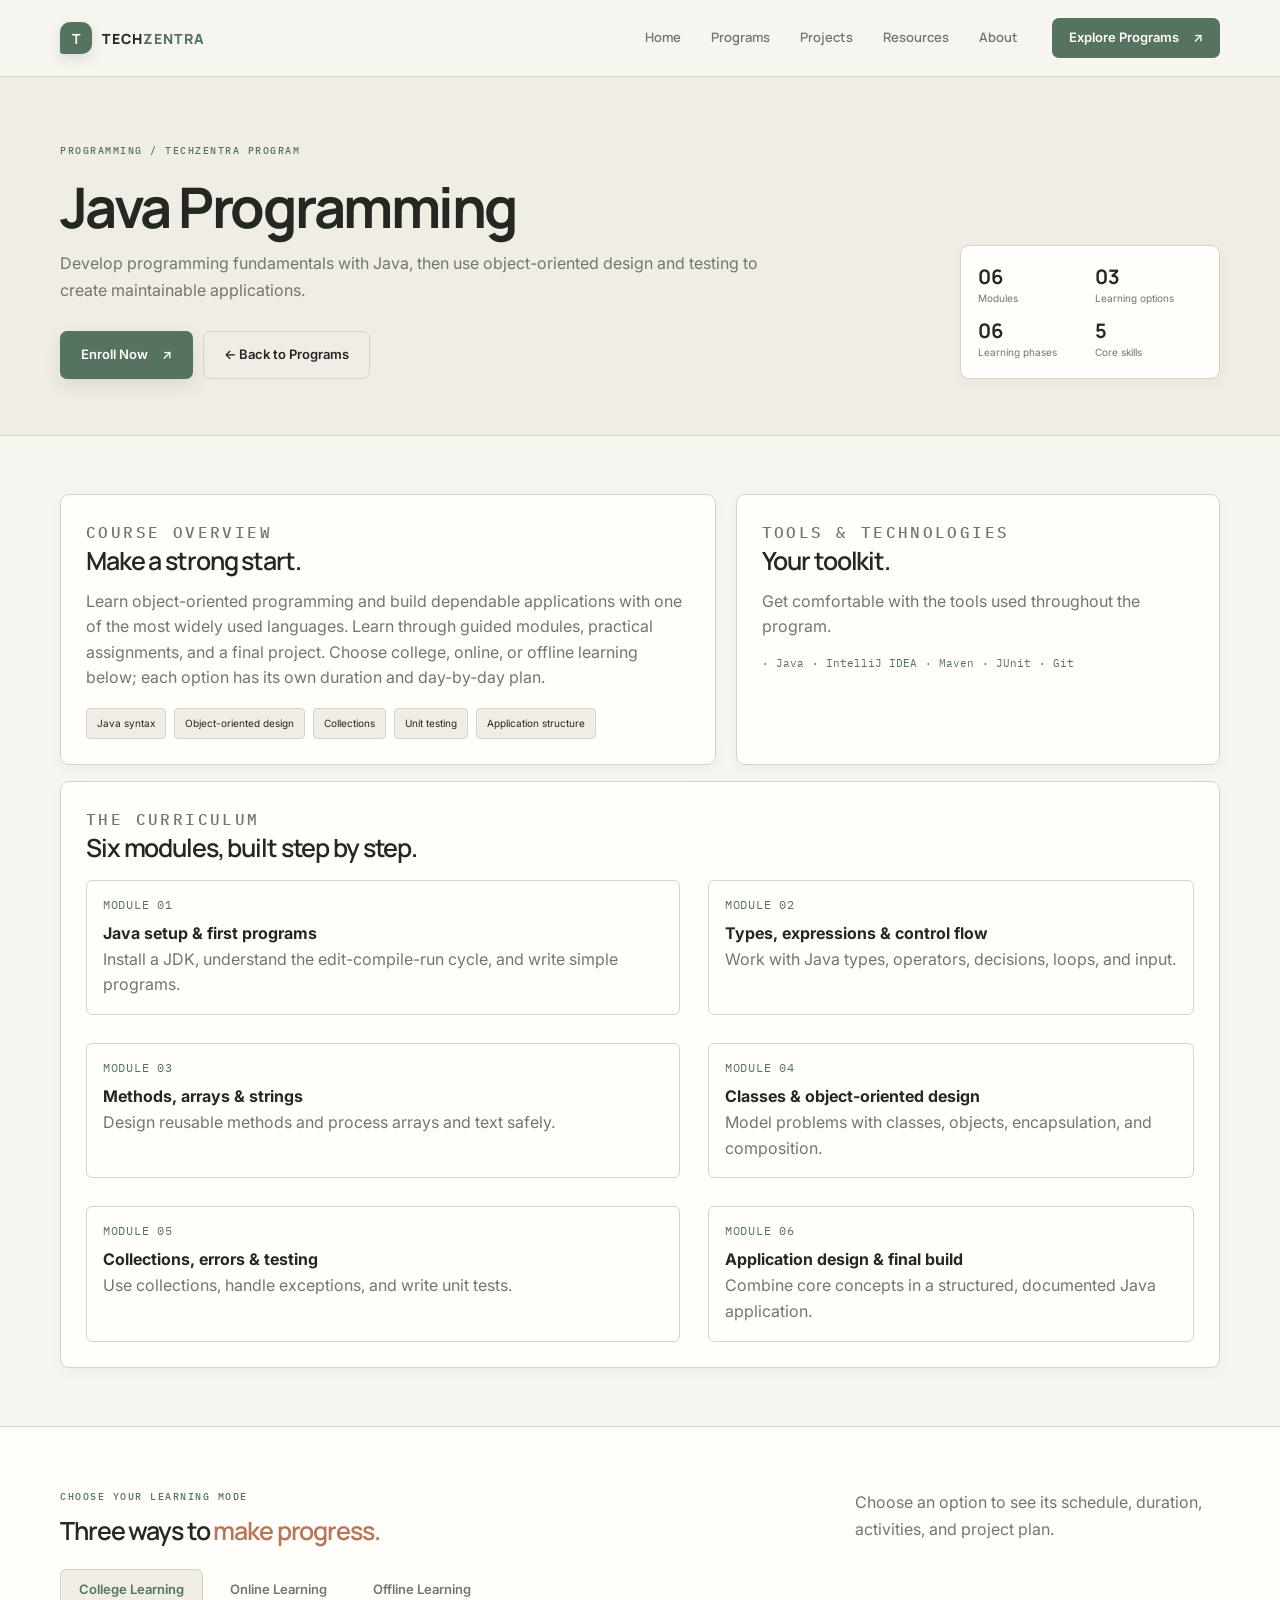
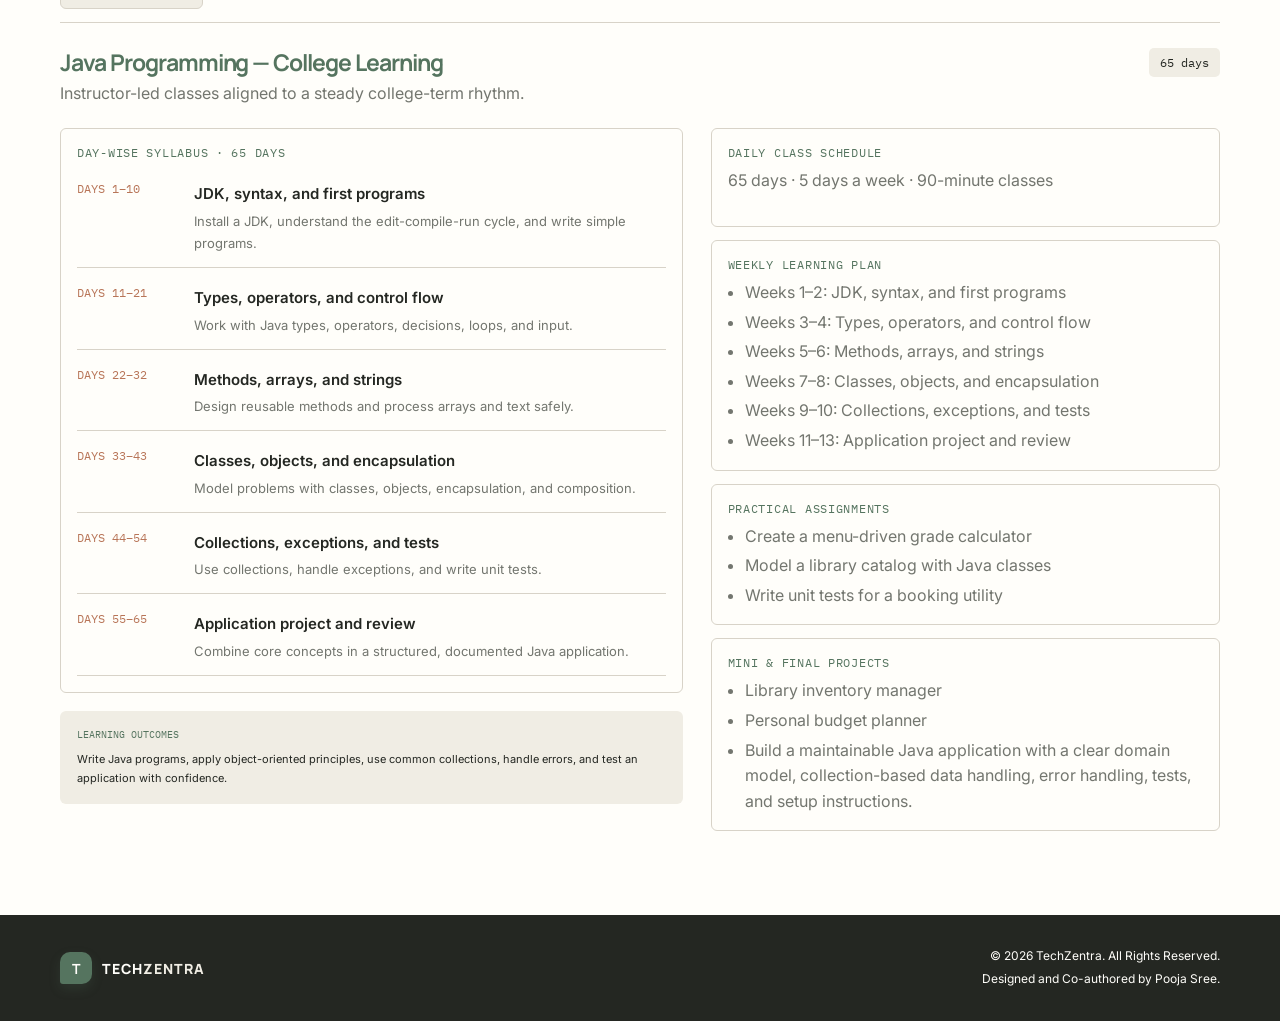
<file: java.html>
<!doctype html>
<html lang="en"><head><meta charset="utf-8"><meta name="viewport" content="width=device-width, initial-scale=1"><meta name="description" content="Explore the TechZentra Java Programming course, syllabus, and learning options."><title>Java Programming | TechZentra</title><link rel="preconnect" href="https://fonts.googleapis.com"><link rel="preconnect" href="https://fonts.gstatic.com" crossorigin><link href="https://fonts.googleapis.com/css2?family=IBM+Plex+Mono:wght@400;500&family=Inter:wght@400;500;600;700&family=Manrope:wght@400;500;600;700;800&display=swap" rel="stylesheet"><link rel="stylesheet" href="../style.css"><script src="../js/site.js" defer></script></head><body><header id="site-header"></header><main class="course-page" data-course="java"><div id="course-content"></div></main><footer id="site-footer"></footer></body></html>
</file>
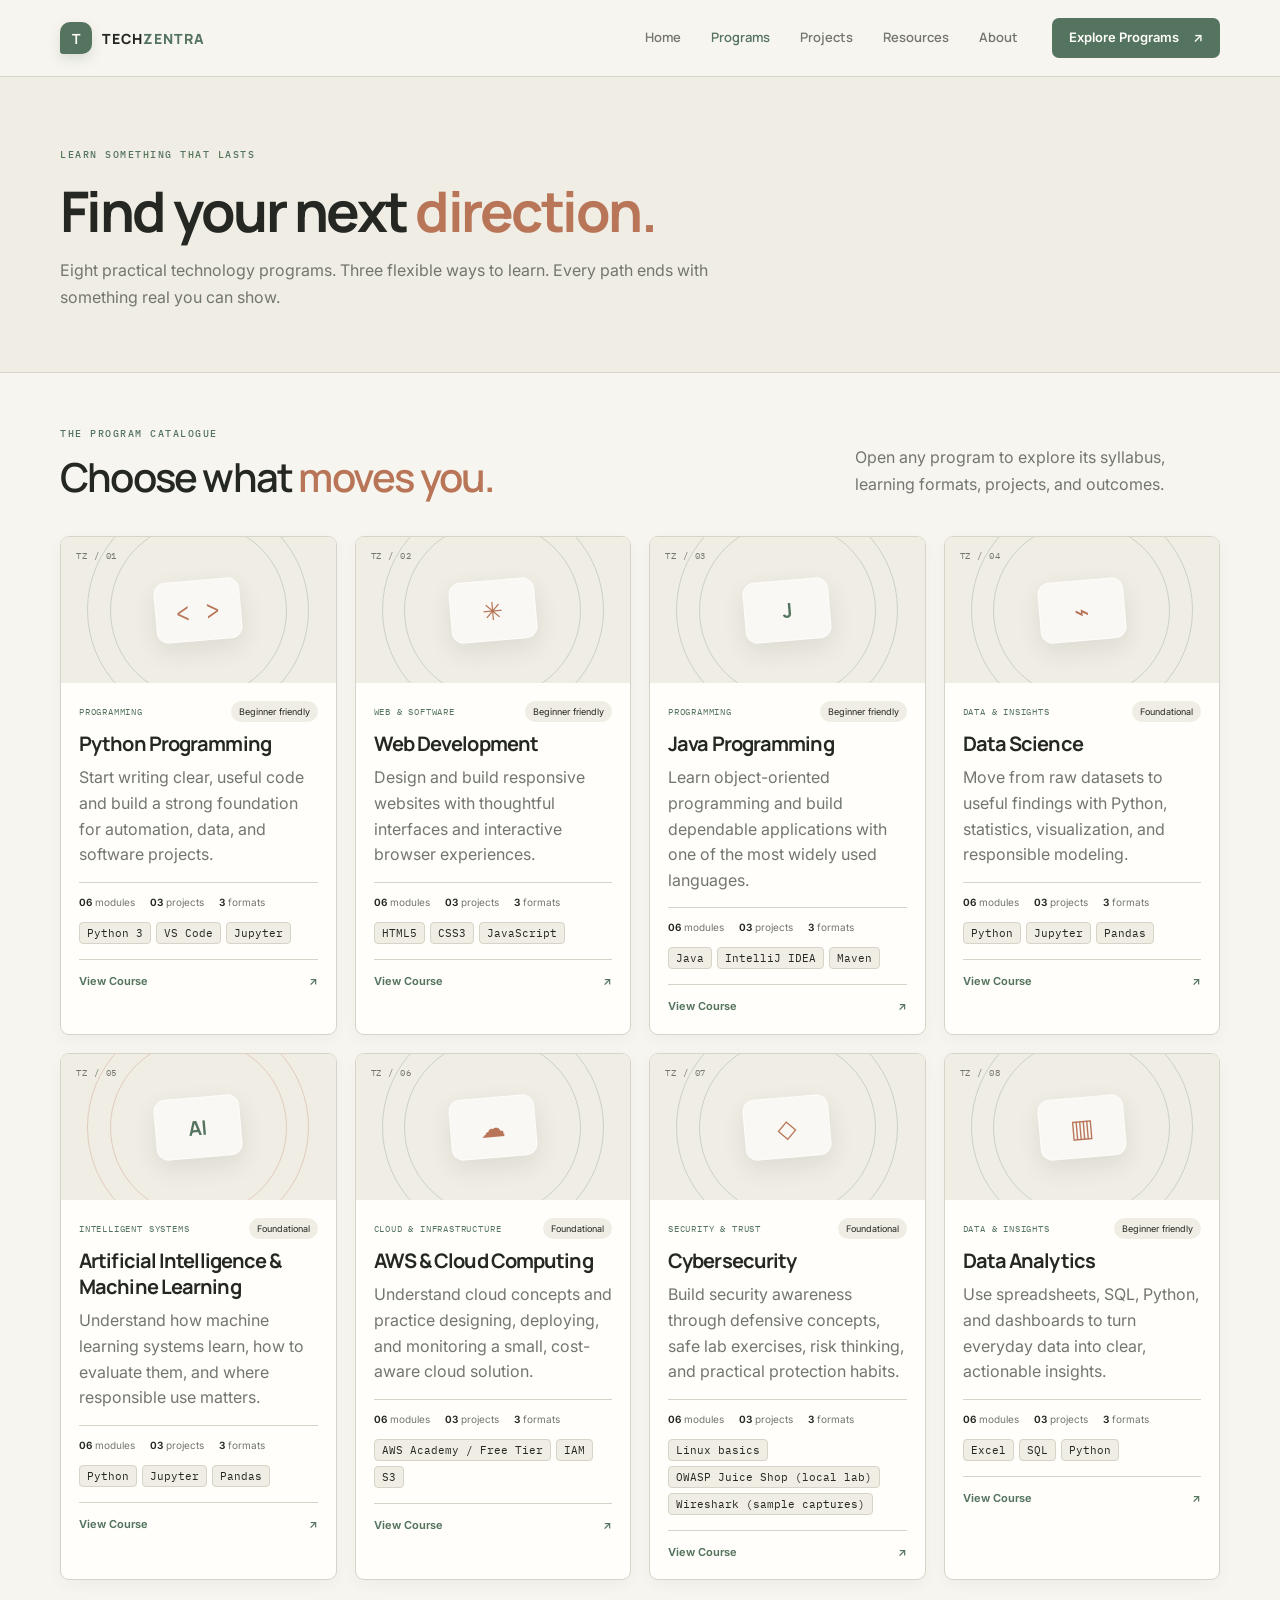
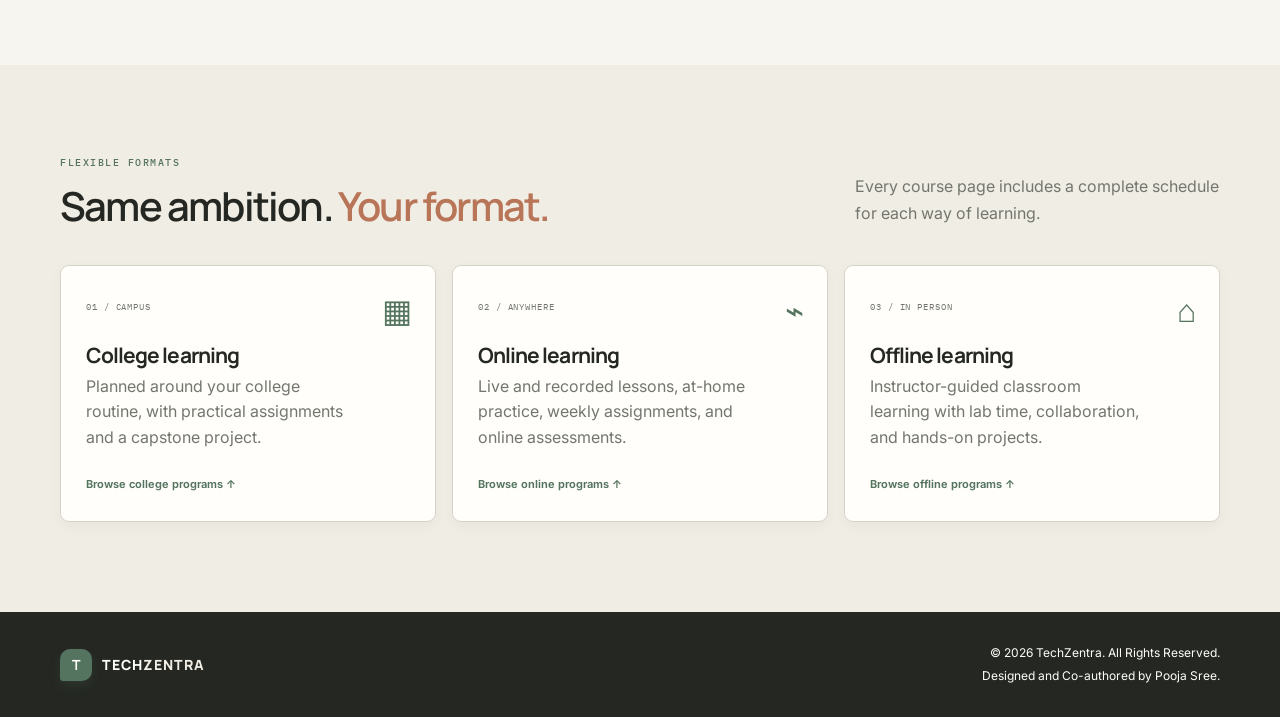
<file: programs.html>
<!doctype html>
<html lang="en"><head><meta charset="utf-8"><meta name="viewport" content="width=device-width, initial-scale=1"><meta name="description" content="Find your TechZentra technology program and choose a learning format that fits."><title>Programs | TechZentra</title><link rel="preconnect" href="https://fonts.googleapis.com"><link rel="preconnect" href="https://fonts.gstatic.com" crossorigin><link href="https://fonts.googleapis.com/css2?family=IBM+Plex+Mono:wght@400;500&family=Inter:wght@400;500;600;700&family=Manrope:wght@400;500;600;700;800&display=swap" rel="stylesheet"><link rel="stylesheet" href="style.css"><script src="js/site.js" defer></script></head>
<body><header id="site-header"></header><main><section class="page-hero"><div class="container"><p class="eyebrow">LEARN SOMETHING THAT LASTS</p><h1>Find your next <span>direction.</span></h1><p>Eight practical technology programs. Three flexible ways to learn. Every path ends with something real you can show.</p></div></section><section class="catalogue container"><div class="section-heading"><div><p class="eyebrow">THE PROGRAM CATALOGUE</p><h2>Choose what <span>moves you.</span></h2></div><p>Open any program to explore its syllabus, learning formats, projects, and outcomes.</p></div><div class="course-grid" id="all-courses"></div></section><section class="section learning-strip"><div class="container"><div class="section-heading"><div><p class="eyebrow">FLEXIBLE FORMATS</p><h2>Same ambition. <span>Your format.</span></h2></div><p>Every course page includes a complete schedule for each way of learning.</p></div><div class="path-grid"><article class="path-card anchor-target" id="college"><span class="path-index">01 / CAMPUS</span><span class="path-icon">▦</span><h3>College learning</h3><p>Planned around your college routine, with practical assignments and a capstone project.</p><a class="path-link" href="#all-courses">Browse college programs ↑</a></article><article class="path-card anchor-target" id="online"><span class="path-index">02 / ANYWHERE</span><span class="path-icon">⌁</span><h3>Online learning</h3><p>Live and recorded lessons, at-home practice, weekly assignments, and online assessments.</p><a class="path-link" href="#all-courses">Browse online programs ↑</a></article><article class="path-card anchor-target" id="offline"><span class="path-index">03 / IN PERSON</span><span class="path-icon">⌂</span><h3>Offline learning</h3><p>Instructor-guided classroom learning with lab time, collaboration, and hands-on projects.</p><a class="path-link" href="#all-courses">Browse offline programs ↑</a></article></div></div></section></main><footer id="site-footer"></footer></body></html>
</file>
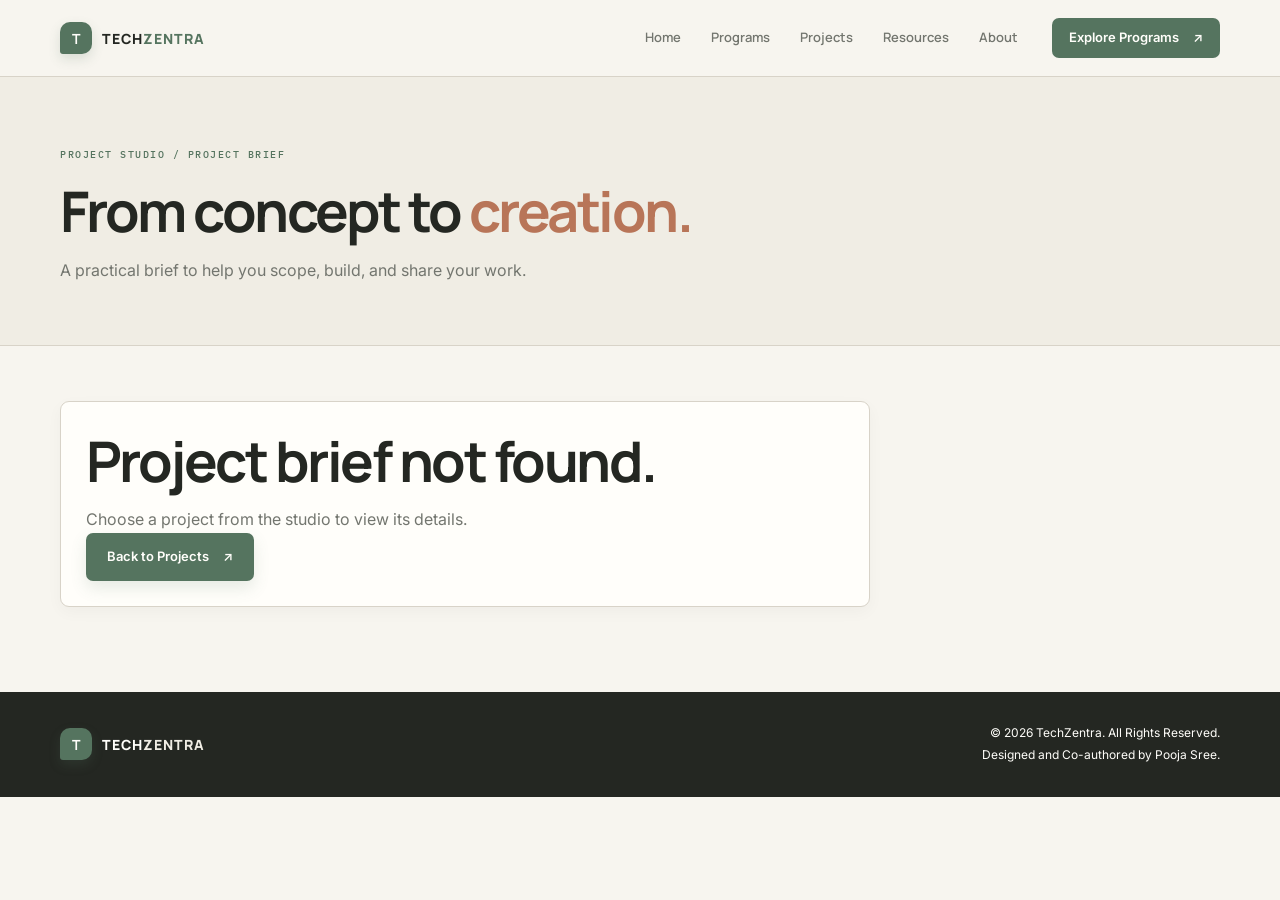
<file: project.html>
<!doctype html>
<html lang="en"><head><meta charset="utf-8"><meta name="viewport" content="width=device-width, initial-scale=1"><meta name="description" content="TechZentra practical project brief."><title>Project | TechZentra</title><link rel="preconnect" href="https://fonts.googleapis.com"><link rel="preconnect" href="https://fonts.gstatic.com" crossorigin><link href="https://fonts.googleapis.com/css2?family=IBM+Plex+Mono:wght@400;500&family=Inter:wght@400;500;600;700&family=Manrope:wght@400;500;600;700;800&display=swap" rel="stylesheet"><link rel="stylesheet" href="style.css"><script src="js/site.js" defer></script></head>
<body><header id="site-header"></header><main><section class="page-hero"><div class="container"><p class="eyebrow">PROJECT STUDIO / PROJECT BRIEF</p><h1>From concept to <span>creation.</span></h1><p>A practical brief to help you scope, build, and share your work.</p></div></section><section class="container"><div class="project-detail" id="project-detail"></div></section></main><footer id="site-footer"></footer></body></html>
</file>
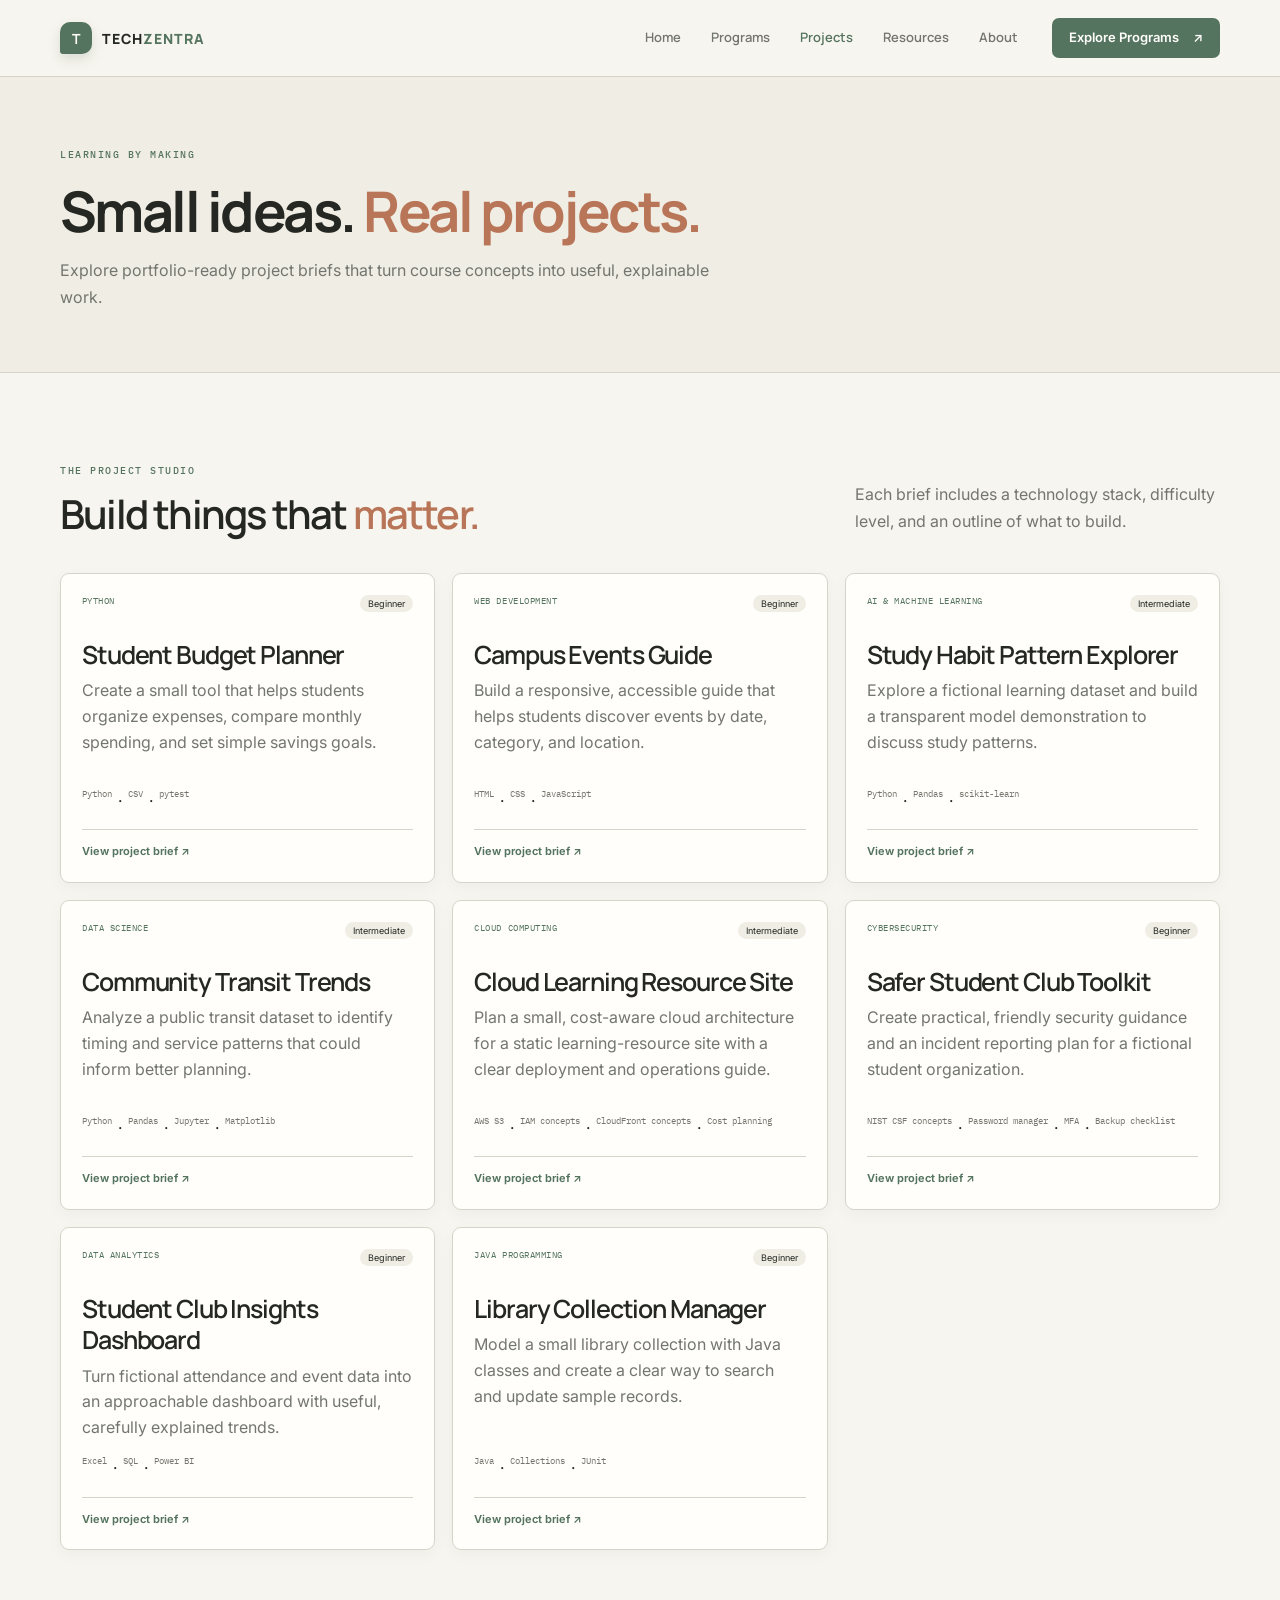
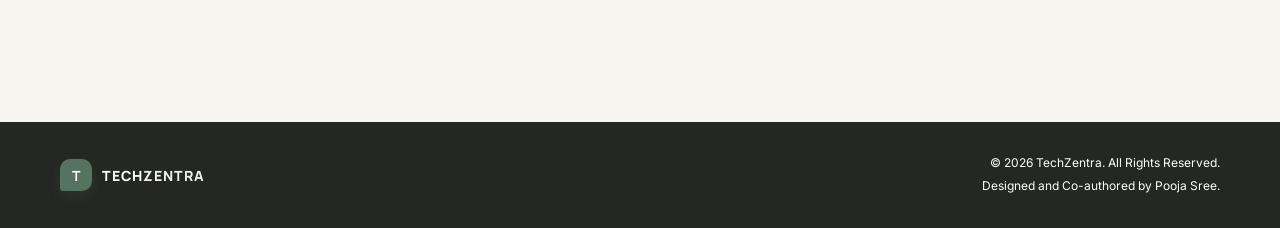
<file: projects.html>
<!doctype html>
<html lang="en"><head><meta charset="utf-8"><meta name="viewport" content="width=device-width, initial-scale=1"><meta name="description" content="Explore practical TechZentra student projects across software, data, AI, cloud, and security."><title>Projects | TechZentra</title><link rel="preconnect" href="https://fonts.googleapis.com"><link rel="preconnect" href="https://fonts.gstatic.com" crossorigin><link href="https://fonts.googleapis.com/css2?family=IBM+Plex+Mono:wght@400;500&family=Inter:wght@400;500;600;700&family=Manrope:wght@400;500;600;700;800&display=swap" rel="stylesheet"><link rel="stylesheet" href="style.css"><script src="js/site.js" defer></script></head>
<body><header id="site-header"></header><main><section class="page-hero"><div class="container"><p class="eyebrow">LEARNING BY MAKING</p><h1>Small ideas. <span>Real projects.</span></h1><p>Explore portfolio-ready project briefs that turn course concepts into useful, explainable work.</p></div></section><section class="section container"><div class="section-heading"><div><p class="eyebrow">THE PROJECT STUDIO</p><h2>Build things that <span>matter.</span></h2></div><p>Each brief includes a technology stack, difficulty level, and an outline of what to build.</p></div><div class="projects-grid" id="projects-grid"></div></section></main><footer id="site-footer"></footer></body></html>
</file>
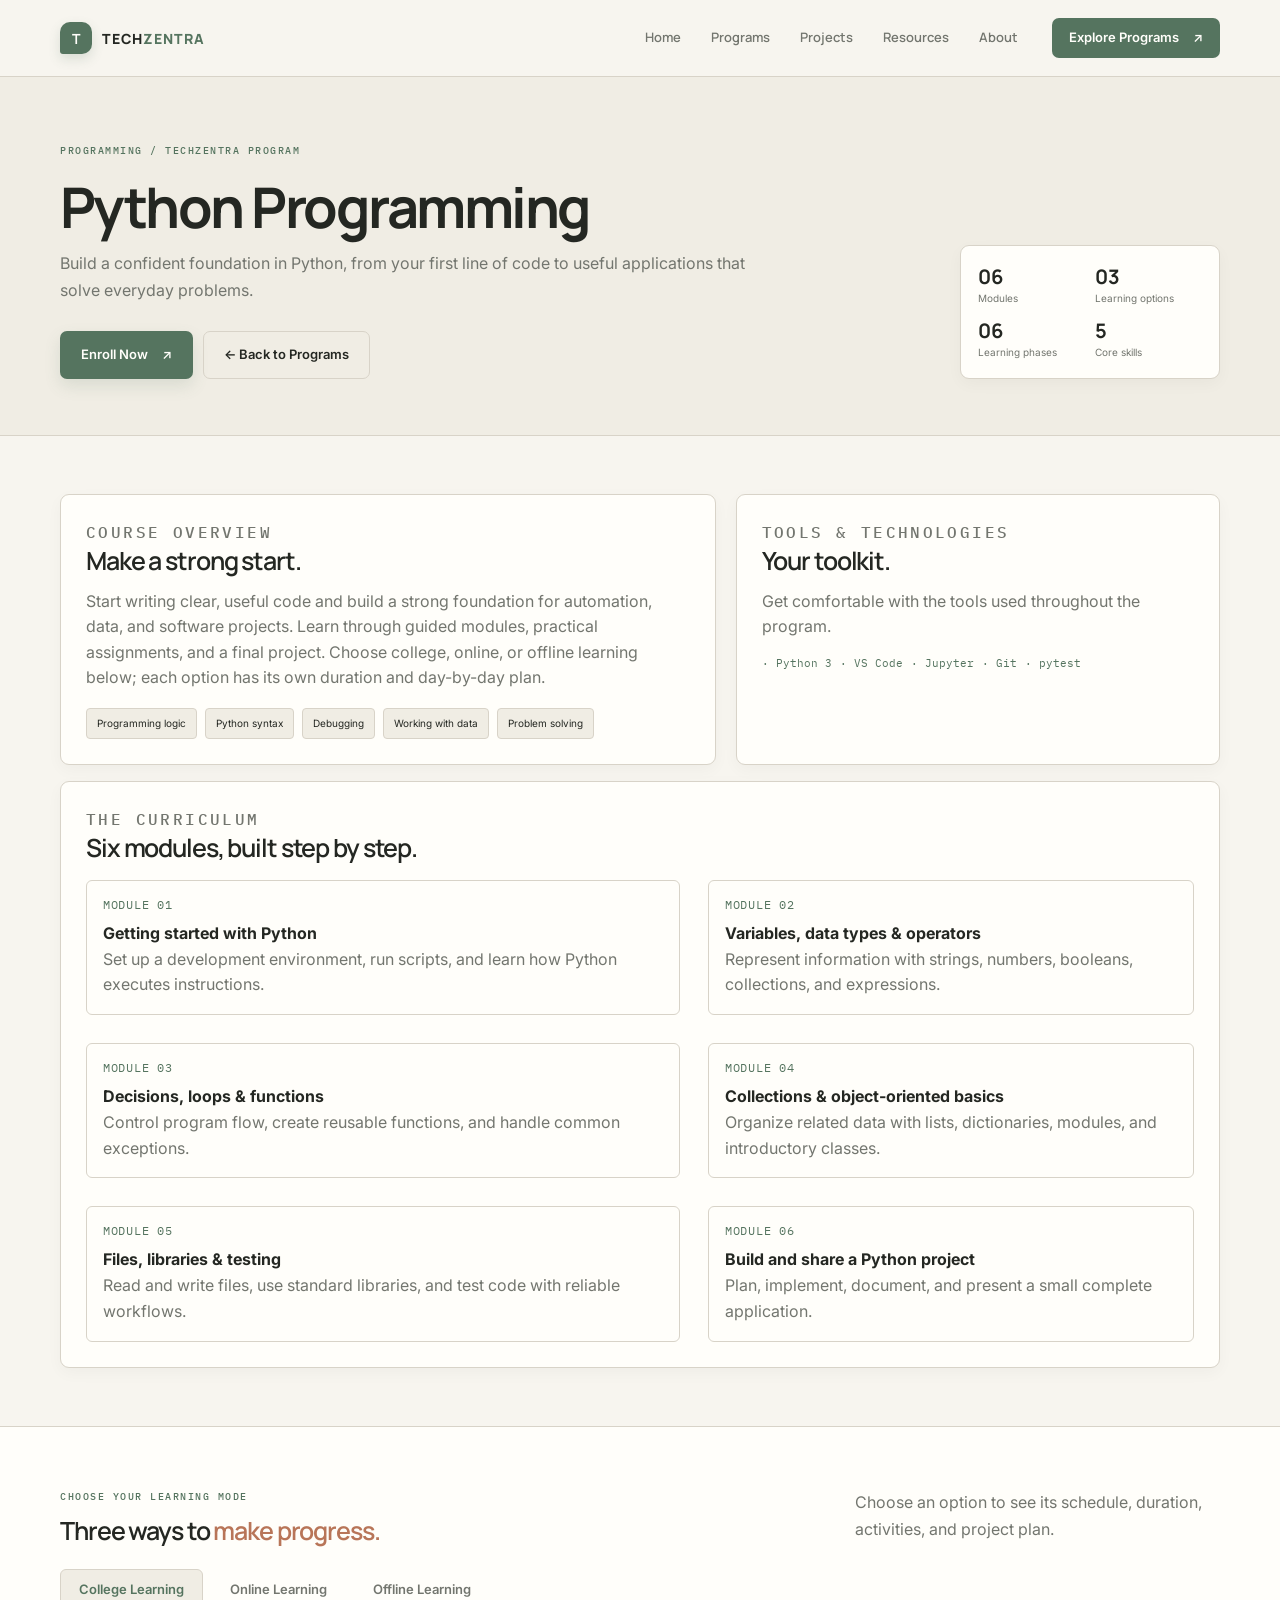
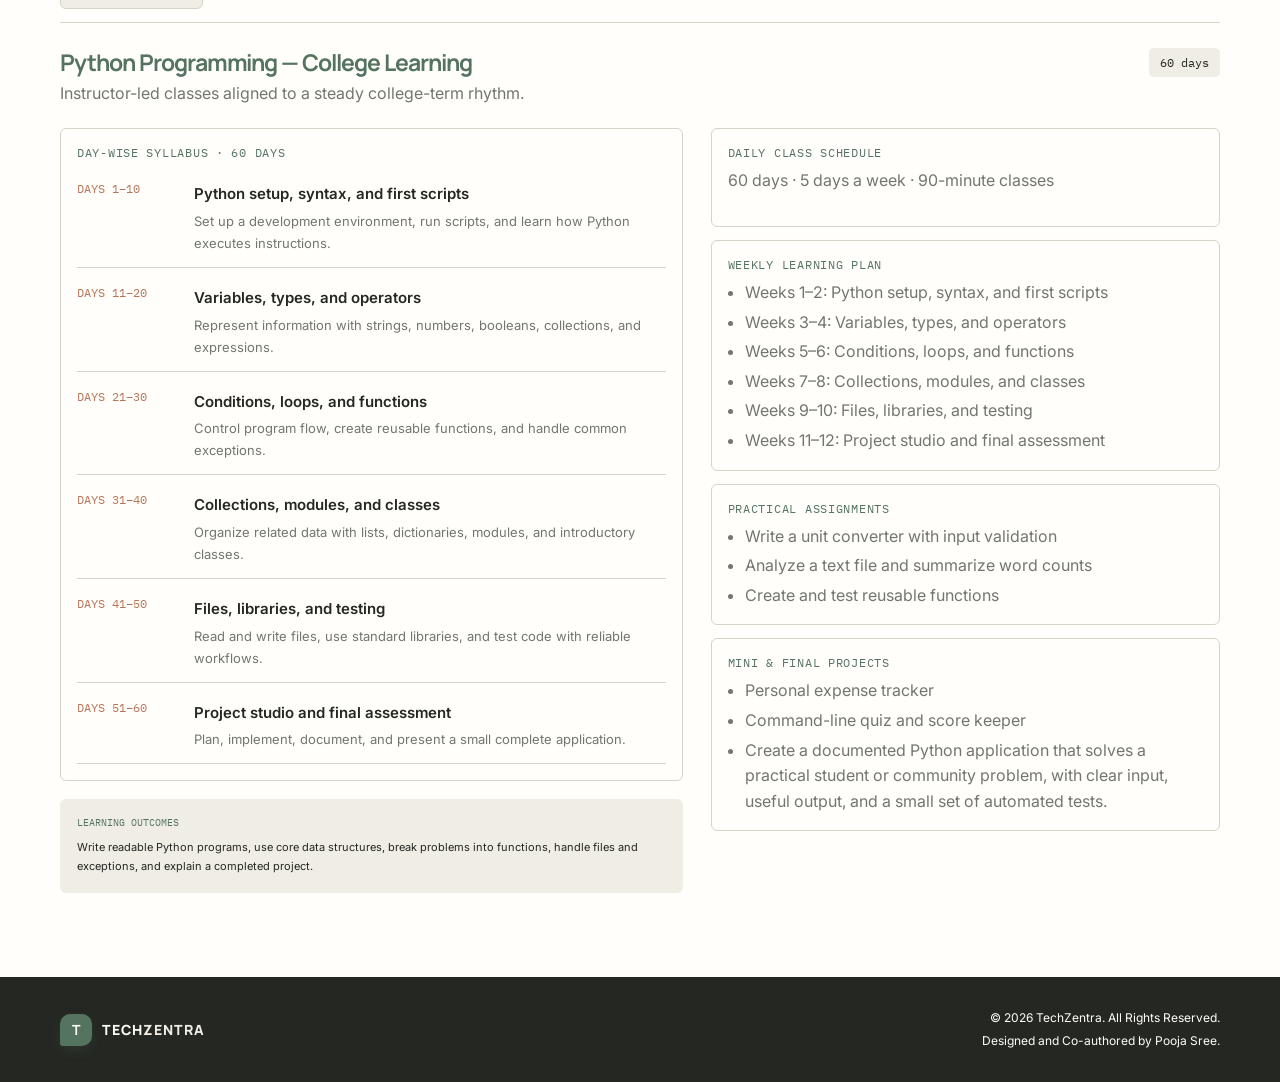
<file: python.html>
<!doctype html>
<html lang="en"><head><meta charset="utf-8"><meta name="viewport" content="width=device-width, initial-scale=1"><meta name="description" content="Explore the TechZentra Python Programming course, syllabus, and learning options."><title>Python Programming | TechZentra</title><link rel="preconnect" href="https://fonts.googleapis.com"><link rel="preconnect" href="https://fonts.gstatic.com" crossorigin><link href="https://fonts.googleapis.com/css2?family=IBM+Plex+Mono:wght@400;500&family=Inter:wght@400;500;600;700&family=Manrope:wght@400;500;600;700;800&display=swap" rel="stylesheet"><link rel="stylesheet" href="../style.css"><script src="../js/site.js" defer></script></head><body><header id="site-header"></header><main class="course-page" data-course="python"><div id="course-content"></div></main><footer id="site-footer"></footer></body></html>
</file>
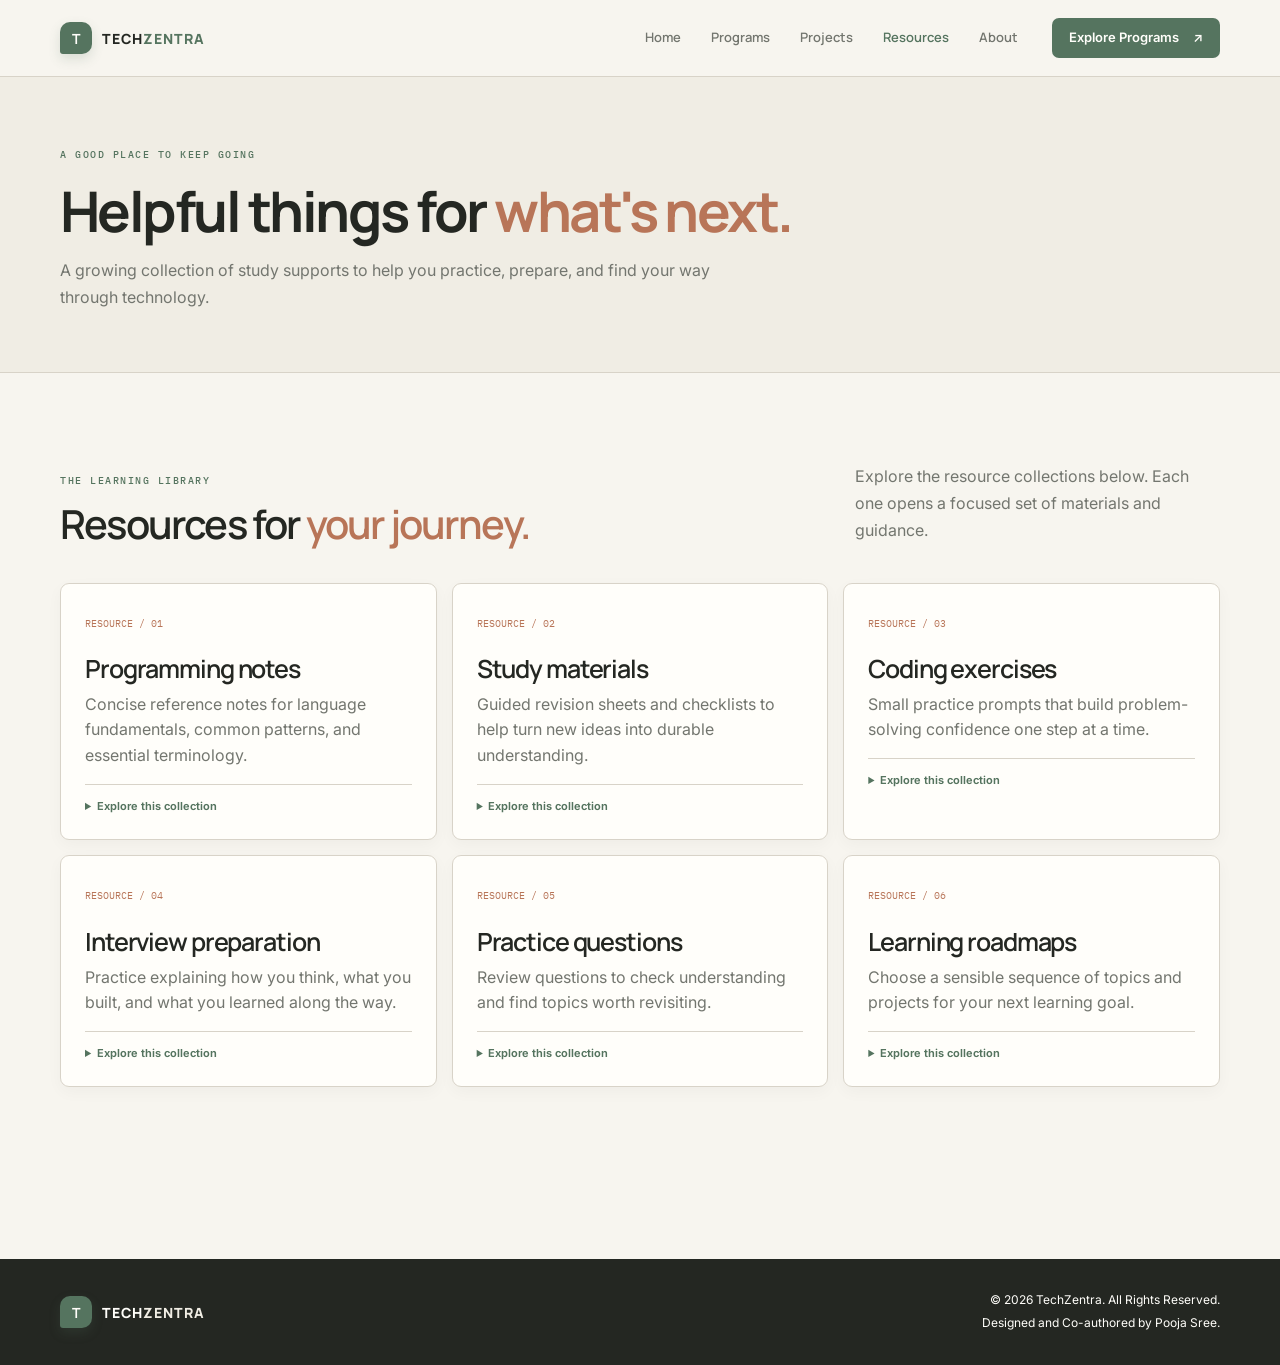
<file: resources.html>
<!doctype html>
<html lang="en"><head><meta charset="utf-8"><meta name="viewport" content="width=device-width, initial-scale=1"><meta name="description" content="Explore TechZentra notes, study materials, coding practice, interview preparation, and learning roadmaps."><title>Resources | TechZentra</title><link rel="preconnect" href="https://fonts.googleapis.com"><link rel="preconnect" href="https://fonts.gstatic.com" crossorigin><link href="https://fonts.googleapis.com/css2?family=IBM+Plex+Mono:wght@400;500&family=Inter:wght@400;500;600;700&family=Manrope:wght@400;500;600;700;800&display=swap" rel="stylesheet"><link rel="stylesheet" href="style.css"><script src="js/site.js" defer></script></head>
<body><header id="site-header"></header><main><section class="page-hero"><div class="container"><p class="eyebrow">A GOOD PLACE TO KEEP GOING</p><h1>Helpful things for <span>what's next.</span></h1><p>A growing collection of study supports to help you practice, prepare, and find your way through technology.</p></div></section><section class="section container"><div class="section-heading"><div><p class="eyebrow">THE LEARNING LIBRARY</p><h2>Resources for <span>your journey.</span></h2></div><p>Explore the resource collections below. Each one opens a focused set of materials and guidance.</p></div><div class="resource-grid" id="resource-grid"></div></section></main><footer id="site-footer"></footer></body></html>
</file>
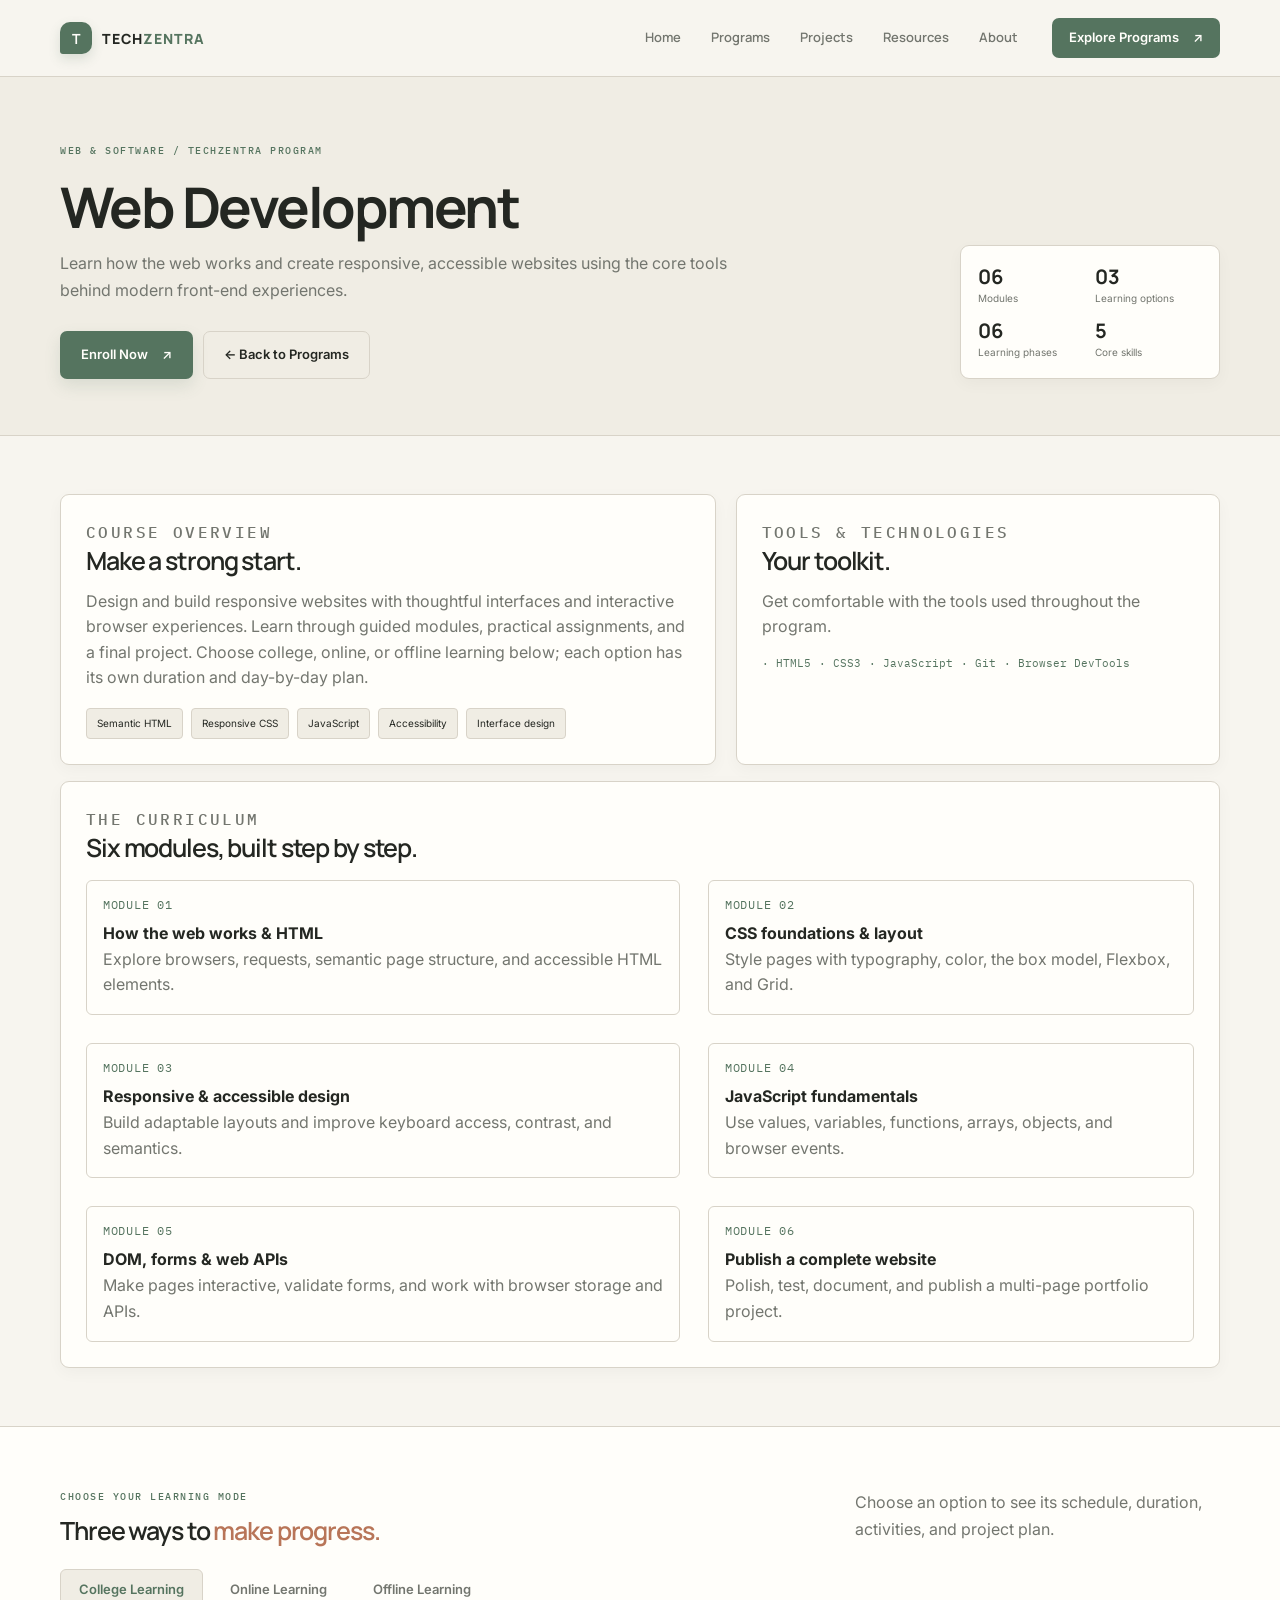
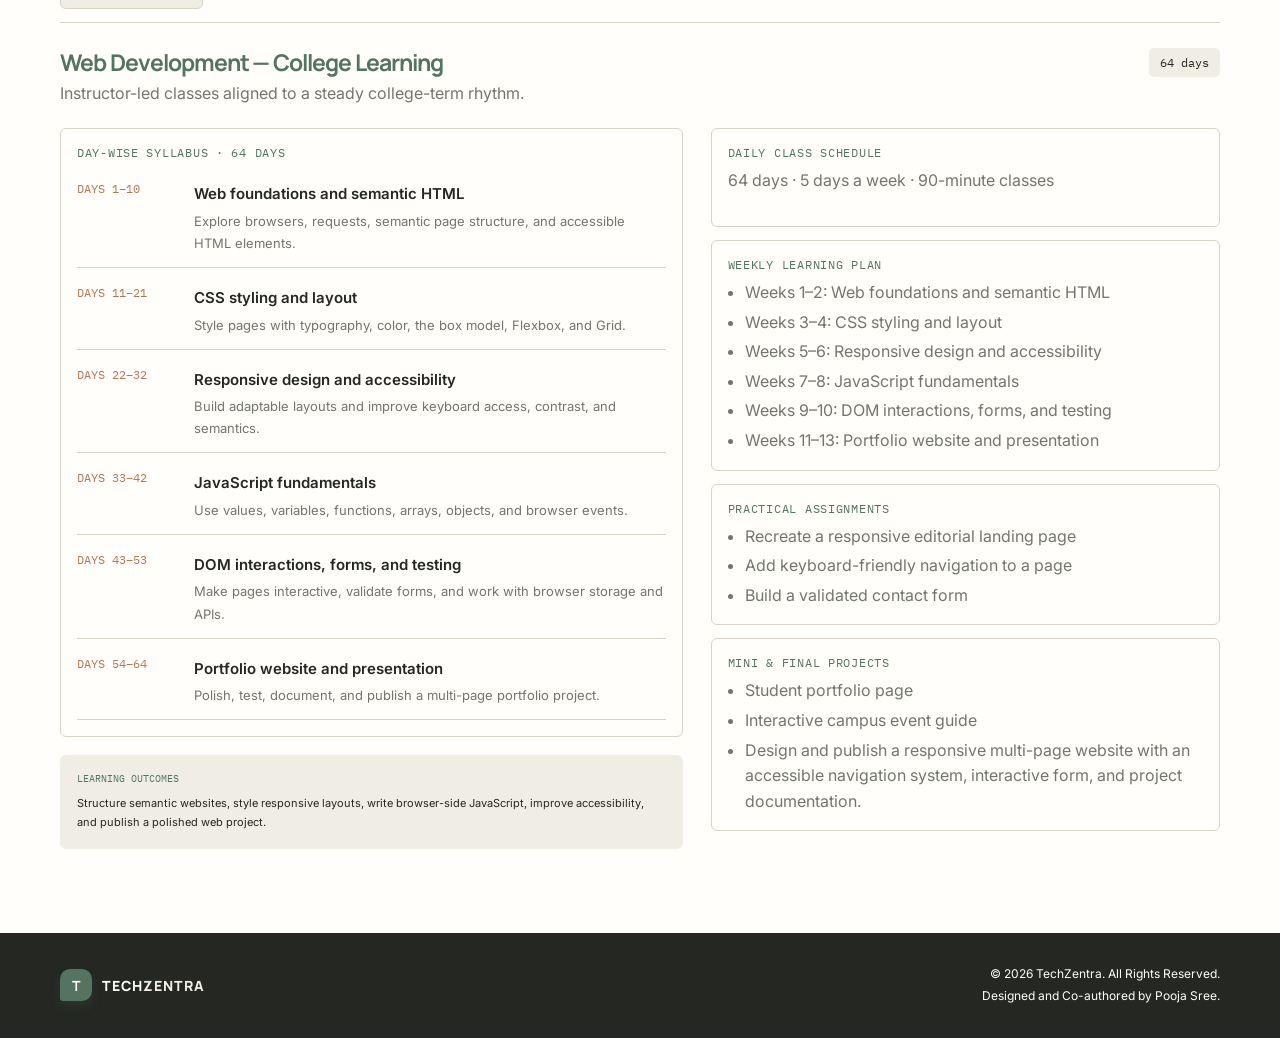
<file: web-development.html>
<!doctype html>
<html lang="en"><head><meta charset="utf-8"><meta name="viewport" content="width=device-width, initial-scale=1"><meta name="description" content="Explore the TechZentra Web Development course, syllabus, and learning options."><title>Web Development | TechZentra</title><link rel="preconnect" href="https://fonts.googleapis.com"><link rel="preconnect" href="https://fonts.gstatic.com" crossorigin><link href="https://fonts.googleapis.com/css2?family=IBM+Plex+Mono:wght@400;500&family=Inter:wght@400;500;600;700&family=Manrope:wght@400;500;600;700;800&display=swap" rel="stylesheet"><link rel="stylesheet" href="../style.css"><script src="../js/site.js" defer></script></head><body><header id="site-header"></header><main class="course-page" data-course="web-development"><div id="course-content"></div></main><footer id="site-footer"></footer></body></html>
</file>
<file: style.css>
:root {
  color-scheme: light;
  --ivory: #F7F5EF;
  --charcoal: #242722;
  --sage: #55745F;
  --sage-dark: #3E5D48;
  --terra: #B87558;
  --surface: #FFFEFA;
  --muted-surface: #F0EDE4;
  --border: #D8D3C8;
  --muted: #73766F;
  --serif: "Manrope", "Segoe UI", sans-serif;
  --body: "Inter", "Segoe UI", Arial, sans-serif;
  --mono: "IBM Plex Mono", Consolas, monospace;
  --content: 1160px;
}
* { box-sizing: border-box; }
html { scroll-behavior: smooth; scroll-padding-top: 86px; }
body { margin: 0; background: var(--ivory); color: var(--charcoal); font: 15px/1.7 var(--body); -webkit-font-smoothing: antialiased; }
body, button, input, textarea, select { font-family: var(--body); }
a { color: inherit; text-decoration: none; }
button { color: inherit; }
::selection { background: #d3ddce; color: var(--charcoal); }
:focus-visible { outline: 3px solid #9a6b4d; outline-offset: 3px; border-radius: 3px; }
.container { width: min(var(--content), calc(100% - 48px)); margin-inline: auto; }
.site-header { position: sticky; inset: 0 0 auto; z-index: 20; background: rgba(247,245,239,.94); border-bottom: 1px solid rgba(216,211,200,.78); backdrop-filter: blur(14px); }
.navigation { min-height: 76px; display: flex; align-items: center; gap: 34px; }
.brand { display: inline-flex; gap: 10px; align-items: center; flex-shrink: 0; }
.brand-symbol { width: 32px; height: 32px; border-radius: 10px 10px 10px 3px; display: grid; place-items: center; color: #fff; background: var(--sage); font: 700 14px var(--serif); box-shadow: 0 5px 12px #55745f30; }
.brand-word { font: 800 14px var(--serif); letter-spacing: .075em; }
.brand-word span { color: var(--sage); }
.nav-links { margin-left: auto; display: flex; align-items: center; gap: 30px; }
.nav-links a { color: #5f625b; font-size: 13px; transition: color .2s; }
.nav-links a:hover, .nav-links a.nav-current { color: var(--sage-dark); }
.button { min-height: 48px; display: inline-flex; align-items: center; justify-content: center; gap: 14px; padding: 0 20px; border: 1px solid transparent; border-radius: 7px; font-size: 13px; font-weight: 650; transition: transform .2s, box-shadow .2s, background .2s; cursor: pointer; }
.button:hover { transform: translateY(-2px); }
.button-nav { min-height: 40px; padding-inline: 16px; background: var(--sage); color: white; font-size: 12px; }
.button-primary { background: var(--sage); color: white; box-shadow: 0 7px 16px #55745f25; }
.button-primary:hover, .button-nav:hover { background: var(--sage-dark); box-shadow: 0 9px 22px #55745f36; }
.button-secondary { border-color: var(--border); background: rgba(255,254,250,.5); }
.button-secondary:hover { background: var(--surface); }
.button-light { background: var(--surface); color: var(--charcoal); }
.menu-toggle { display: none; margin-left: auto; padding: 8px; border: 0; background: transparent; font-size: 22px; cursor: pointer; }
.hero { position: relative; overflow: hidden; min-height: 666px; background: var(--ivory); border-bottom: 1px solid var(--border); }
.hero-grid { position: absolute; inset: 0 0 55px; opacity: .43; background-image: linear-gradient(rgba(85,116,95,.075) 1px, transparent 1px), linear-gradient(90deg, rgba(85,116,95,.075) 1px, transparent 1px); background-size: 44px 44px; mask-image: linear-gradient(90deg, black, transparent 92%); pointer-events: none; }
.hero-layout { position: relative; display: grid; grid-template-columns: 1fr 1fr; gap: 56px; align-items: center; padding-top: 75px; padding-bottom: 48px; }
.hero-copy { max-width: 555px; padding-bottom: 18px; }
.eyebrow { margin: 0 0 18px; color: var(--sage); font: 500 10px/1.5 var(--mono); letter-spacing: .15em; }
.eyebrow-mark { display: inline-block; width: 19px; height: 1px; margin: 0 8px 3px 0; background: var(--terra); }
h1,h2,h3,p { margin-top: 0; }
h1,h2,h3 { font-family: var(--serif); letter-spacing: -.045em; }
.hero h1 { margin-bottom: 21px; font-size: clamp(42px, 5.2vw, 65px); line-height: 1.12; font-weight: 650; }
.hero h1 span, .section-heading h2 span, .about-preview h2 span { color: var(--sage); }
.hero-description { max-width: 500px; margin-bottom: 25px; color: #646860; font-size: 15px; line-height: 1.8; }
.hero-actions { display: flex; flex-wrap: wrap; gap: 11px; }
.hero-stats { display: flex; gap: 30px; margin-top: 43px; padding-top: 20px; border-top: 1px solid var(--border); }
.hero-stats div { display: grid; gap: 2px; }
.hero-stats strong { font: 700 24px/1.2 var(--serif); }
.hero-stats strong span { color: var(--terra); }
.hero-stats div > span { color: var(--muted); font-size: 11px; }
.hero-visual { position: relative; display: flex; height: 440px; justify-content: center; align-items: center; isolation: isolate; }
.visual-orbit { position: absolute; z-index: -1; border: 1px solid #d5d9c8; border-radius: 50%; transform: rotate(-24deg); }
.orbit-a { width: 420px; height: 260px; }
.orbit-b { width: 490px; height: 325px; transform: rotate(28deg); border-color: #e4d7c9; }
.laptop { position: absolute; top: 114px; left: 50%; width: 350px; transform: translateX(-50%); }
.laptop-screen { position: relative; height: 220px; overflow: hidden; border: 7px solid #343a35; border-radius: 12px 12px 5px 5px; background: #272e2b; box-shadow: 0 20px 46px #35392d30; }
.screen-top { height: 30px; display: flex; align-items: center; gap: 5px; padding: 0 10px; background: #343a35; color: #bcc4b9; }
.screen-top > span { width: 6px; height: 6px; border-radius: 50%; background: #cc8163; }
.screen-top > span:nth-child(2) { background: #d6b66e; }.screen-top > span:nth-child(3) { background: #83a889; }
.screen-top small { margin-left: 35px; font: 9px var(--mono); opacity: .75; }
.code-lines { padding: 20px 18px; color: #e8e9da; font: 12px/2.1 var(--mono); }
.code-lines p { margin: 0; }.code-lines i { margin-right: 7px; color: #818a7d; font-style: normal; }.code-lines em { color: #d58f6e; font-style: normal; }.code-lines b { color: #b6d59f; font-weight: 500; }.code-lines strong { color: #e5c27c; font-weight: 400; }.code-output { margin-top: 8px!important; color: #c9d6bb; font-size: 10px; }
.screen-sticker { position: absolute; right: 12px; bottom: 10px; width: 31px; height: 31px; display: grid; place-items: center; border-radius: 8px; background: #d9e2d1; color: var(--sage-dark); font: 700 10px var(--serif); transform: rotate(8deg); }
.screen-sticker span { position: absolute; top: -5px; right: -4px; color: var(--terra); font-size: 13px; }
.laptop-base { height: 12px; margin: 0 -18px; border-radius: 0 0 12px 12px; background: linear-gradient(#c9c9b9, #92978d); box-shadow: 0 11px 22px #363a3025; }
.laptop-base:after { content: ""; display: block; width: 68px; height: 4px; margin: auto; border-radius: 0 0 8px 8px; background: #81877d; }
.visual-note { position: absolute; z-index: 2; display: flex; align-items: center; gap: 10px; padding: 10px 14px; border: 1px solid #e1ddd2; border-radius: 9px; background: var(--surface); box-shadow: 0 8px 22px #39392e10; }
.visual-note b,.visual-note small { display: block; }.visual-note b { font-size: 10px; }.visual-note small { color: var(--muted); font-size: 9px; }
.note-code { top: 55px; left: -2px; }.note-ai { right: -1px; bottom: 87px; }
.note-icon,.ai-spark { display: grid; place-items: center; width: 32px; height: 32px; border-radius: 7px; background: #e9eee4; color: var(--sage); font: 13px var(--mono); }.ai-spark { background: #f3e7df; color: var(--terra); font-size: 19px; }
.book-stack { position: absolute; left: 15px; bottom: 49px; width: 102px; height: 59px; }.book-stack i { position: absolute; left: 0; bottom: 0; width: 90px; height: 15px; border: 1px solid #9e674e; border-radius: 3px; background: #b87558; transform: rotate(-4deg); }.book-stack i:nth-child(2) { bottom: 16px; left: 7px; width: 87px; background: #e5d7bd; border-color: #c7b99f; transform: rotate(3deg); }.book-stack i:nth-child(3) { bottom: 32px; left: 1px; width: 79px; background: #718774; border-color: #5d725f; transform: rotate(-2deg); }.book-stack span { position: absolute; z-index: 1; left: 14px; bottom: 37px; color: white; font: 6px/1.2 var(--mono); letter-spacing: .08em; }
.plant { position: absolute; right: 25px; bottom: 49px; width: 50px; height: 70px; }.plant b { position: absolute; bottom: 0; left: 10px; width: 34px; height: 24px; border-radius: 2px 2px 11px 11px; background: #c9a989; }.plant i { position: absolute; bottom: 23px; left: 25px; width: 11px; height: 35px; border-radius: 100% 0 100% 0; background: #789078; transform: rotate(15deg); transform-origin: bottom; }.plant i:nth-child(2) { left: 12px; height: 31px; transform: rotate(-36deg); }.plant i:nth-child(3) { left: 27px; height: 28px; transform: rotate(48deg); }
.visual-caption { position: absolute; bottom: 9px; left: 50%; width: max-content; color: #777a71; font: 9px var(--mono); letter-spacing: .12em; transform: translateX(-50%); }.caption-dot { display: inline-block; width: 6px; height: 6px; margin: 0 7px 1px 0; border-radius: 50%; background: var(--terra); }
.hero-bottom { position: relative; display: flex; align-items: center; gap: 15px; padding-bottom: 20px; color: #88897f; font: 9px var(--mono); letter-spacing: .12em; }.bottom-rule { flex: 1; height: 1px; background: var(--border); }.hero-bottom b { margin-left: 5px; color: var(--sage); }
.section { padding: 90px 0; }
.section-programs { background: var(--surface); }
.section-heading { display: flex; justify-content: space-between; align-items: end; gap: 36px; margin-bottom: 35px; }
.section-heading .eyebrow { margin-bottom: 12px; }
.section-heading h2 { margin: 0; font-size: clamp(32px, 4vw, 43px); line-height: 1.2; font-weight: 650; }
.section-heading > p { max-width: 365px; margin: 0 0 3px; color: var(--muted); font-size: 13px; }
.course-grid { display: grid; grid-template-columns: repeat(4, minmax(0, 1fr)); gap: 18px; }
.course-card { overflow: hidden; border: 1px solid var(--border); border-radius: 9px; background: var(--surface); transition: transform .22s, box-shadow .22s, border-color .22s; }
.course-card:hover { transform: translateY(-5px); border-color: #b8c2b2; box-shadow: 0 14px 28px #34362d11; }
.course-art { position: relative; height: 146px; display: flex; align-items: center; justify-content: center; overflow: hidden; background: #e9ede5; }
.course-art:before,.course-art:after { position: absolute; content: ""; border: 1px solid #bac8b5; border-radius: 50%; }
.course-art:before { width: 175px; height: 175px; }.course-art:after { width: 220px; height: 220px; border-color: #d0d6ca; }
.course-art-artificial-intelligence,.course-art-ai { background: #f1e8df; }.course-art-ai:before,.course-art-ai:after { border-color: #dbc2b2; }
.course-art-data-science,.course-art-data { background: #e8ece8; }.course-art-cloud { background: #e9ecea; }.course-art-security { background: #ede9de; }.course-art-web { background: #e7ede5; }.course-art-java { background: #f0e9df; }.course-art-python { background: #e6eceb; }.course-art-analytics { background: #e9eee5; }
.art-code { position: relative; z-index: 1; display: flex; gap: 8px; align-items: center; justify-content: center; width: 86px; height: 61px; border: 1px solid #fff9; border-radius: 12px; background: #fff9; color: var(--sage-dark); box-shadow: 0 9px 24px #292e2618; font: 19px var(--mono); transform: rotate(-5deg); }.art-code span { color: var(--terra); font-size: 25px; }.art-code strong { font: 700 20px var(--serif); }
.art-index { position: absolute; z-index: 1; top: 13px; left: 15px; color: #73776e; font: 9px var(--mono); letter-spacing: .1em; }
.course-card-body { padding: 18px; }.course-meta { display: flex; align-items: center; justify-content: space-between; gap: 8px; margin-bottom: 9px; }.course-category { color: var(--sage); font: 9px var(--mono); letter-spacing: .09em; }.course-level { padding: 3px 8px; border-radius: 20px; background: var(--muted-surface); color: #73766f; font-size: 9px; white-space: nowrap; }
.course-card h3 { margin: 0 0 8px; font-size: 18px; line-height: 1.3; font-weight: 700; }.course-card p { min-height: 63px; margin-bottom: 14px; color: var(--muted); font-size: 11px; line-height: 1.7; }
.course-facts { display: flex; gap: 15px; padding: 11px 0; border-top: 1px solid #e9e5db; color: #6d7069; font-size: 10px; }.course-facts b { color: var(--charcoal); font-weight: 650; }.course-tags { display: flex; flex-wrap: wrap; gap: 5px; margin: 0 0 15px; }.course-tags span { padding: 3px 7px; border: 1px solid #e6e2d9; border-radius: 4px; color: #72756e; font: 9px var(--mono); }.course-link { display: flex; justify-content: space-between; align-items: center; padding-top: 12px; border-top: 1px solid #e9e5db; color: var(--sage-dark); font-size: 11px; font-weight: 650; }
.section-link-row { display: flex; justify-content: center; margin-top: 33px; }.text-link { display: inline-flex; align-items: center; gap: 13px; color: var(--sage-dark); font-size: 13px; font-weight: 650; }.text-link:hover { color: var(--terra); }
.learning-strip { background: var(--muted-surface); }
.path-grid { display: grid; grid-template-columns: repeat(3, 1fr); gap: 16px; }
.path-card { position: relative; min-height: 234px; padding: 25px; border: 1px solid #dcd7cc; border-radius: 8px; background: var(--surface); transition: transform .2s, box-shadow .2s; }.path-card:hover { transform: translateY(-4px); box-shadow: 0 12px 24px #292c2410; }
.path-index { color: #898b82; font: 9px var(--mono); letter-spacing: .1em; }.path-icon { position: absolute; top: 18px; right: 23px; color: #9ab09a; font-size: 32px; }.path-card:nth-child(2) .path-icon { color: #bc856a; }.path-card h3 { margin: 23px 0 6px; font-size: 21px; }.path-card p { max-width: 270px; margin-bottom: 18px; color: var(--muted); font-size: 12px; }.path-link { color: var(--sage-dark); font-size: 11px; font-weight: 650; }
.project-band { padding: 70px 0; background: var(--sage-dark); color: #fff; overflow: hidden; }
.project-band-inner { position: relative; display: flex; justify-content: space-between; align-items: end; gap: 30px; }.project-band .eyebrow { color: #c7d5c6; }.project-band h2 { margin: 0; font-size: clamp(34px,4vw,49px); line-height: 1.2; }.project-band h2 span { color: #dfb29b; }.project-band-copy { position: relative; z-index: 1; max-width: 350px; }.project-band-copy p { margin-bottom: 18px; color: #e0e7dc; font-size: 13px; }.band-orbit { position: absolute; right: 30%; top: -130px; width: 340px; height: 340px; display: grid; place-items: center; border: 1px solid #ffffff20; border-radius: 50%; color: #ffffff10; font: 800 110px var(--serif); }.band-orbit:before,.band-orbit:after { position: absolute; inset: 22px; border: 1px solid #ffffff17; border-radius: 50%; content: ""; }.band-orbit:after { inset: -18px; }
.about-preview { background: var(--surface); text-align: center; }.about-preview-inner { max-width: 730px; }.about-preview h2 { margin: 0 0 18px; font-size: clamp(34px,4vw,47px); line-height: 1.2; }.about-preview-inner > p:not(.eyebrow) { max-width: 650px; margin: 0 auto 20px; color: var(--muted); font-size: 13px; }
.site-footer { padding: 30px 0; background: #272d28; color: #fff; }.footer-inner { display: flex; justify-content: space-between; align-items: center; gap: 20px; }.footer-brand { color: #fff; }.footer-brand .brand-word span { color: #bbcfbb; }.footer-copy { color: #d2d7cd; text-align: right; font-size: 10px; line-height: 1.9; }.footer-copy p { margin: 0; }
.page-hero { padding: 70px 0 61px; background: var(--muted-surface); border-bottom: 1px solid var(--border); }.page-hero h1 { max-width: 800px; margin: 0 0 14px; font-size: clamp(38px,5vw,57px); line-height: 1.12; }.page-hero h1 span { color: var(--sage); }.page-hero p:last-child { max-width: 650px; margin: 0; color: var(--muted); font-size: 14px; }
.catalogue { padding-top: 53px; }.catalogue .course-grid { padding-bottom: 85px; }
.anchor-target { scroll-margin-top: 95px; }
.course-hero { padding: 66px 0 56px; background: var(--muted-surface); border-bottom: 1px solid var(--border); }.course-hero-layout { display: grid; grid-template-columns: 1fr 260px; align-items: end; gap: 35px; }.course-hero h1 { max-width: 720px; margin: 0 0 12px; font-size: clamp(39px,5vw,58px); line-height: 1.1; }.course-hero .course-intro { max-width: 700px; margin: 0; color: var(--muted); font-size: 14px; }.course-hero-stats { display: grid; grid-template-columns: 1fr 1fr; gap: 10px; padding: 17px; border: 1px solid var(--border); border-radius: 8px; background: var(--surface); }.course-hero-stats div { display: grid; }.course-hero-stats b { font: 700 20px var(--serif); }.course-hero-stats span { color: var(--muted); font-size: 10px; }
.detail-section { padding: 58px 0; }.detail-grid { display: grid; grid-template-columns: 1.15fr .85fr; gap: 20px; }.info-panel { padding: 25px; border: 1px solid var(--border); border-radius: 8px; background: var(--surface); }.info-panel h2,.learning-section h2 { margin: 0 0 13px; font-size: 25px; }.info-panel p { margin: 0; color: var(--muted); font-size: 12px; }.skills-list { display: flex; flex-wrap: wrap; gap: 8px; margin-top: 17px; }.skills-list span { padding: 6px 10px; border: 1px solid #e4dfd5; border-radius: 4px; color: #5b6159; font-size: 10px; }.tool-list { display: flex; flex-wrap: wrap; gap: 8px; margin-top: 16px; }.tool-list span { color: var(--sage-dark); font: 11px var(--mono); }
.learning-section { padding: 62px 0 84px; background: var(--surface); border-top: 1px solid var(--border); }.learning-section .section-heading { margin-bottom: 23px; }.learning-section .section-heading h2 { margin: 0; }.learning-tabs { display: flex; gap: 8px; padding-bottom: 13px; border-bottom: 1px solid var(--border); }.learning-tab { padding: 11px 18px; border: 1px solid transparent; border-radius: 6px; background: transparent; color: var(--muted); font-size: 12px; font-weight: 600; cursor: pointer; transition: .2s; }.learning-tab:hover { background: var(--ivory); color: var(--sage-dark); }.learning-tab[aria-selected="true"] { border-color: #bdcabb; background: #edf1e9; color: var(--sage-dark); }
.learning-panel { padding: 25px 0 0; }.learning-panel[hidden] { display: none; }.mode-summary { display: flex; justify-content: space-between; align-items: start; gap: 18px; margin-bottom: 22px; }.mode-summary h3 { margin: 0 0 4px; font-size: 23px; }.mode-summary p { margin: 0; color: var(--muted); font-size: 12px; }.duration-badge { flex: 0 0 auto; padding: 7px 11px; border-radius: 5px; background: #edf1e9; color: var(--sage-dark); font: 11px var(--mono); }
.mode-columns { display: grid; grid-template-columns: 1.1fr .9fr; gap: 28px; }.schedule-list { margin: 0; padding: 0; list-style: none; counter-reset: schedule; }.schedule-list li { position: relative; display: grid; grid-template-columns: 103px 1fr; gap: 14px; padding: 13px 0; border-bottom: 1px solid #ece8df; counter-increment: schedule; }.schedule-days { color: var(--terra); font: 10px var(--mono); }.schedule-topic { font-size: 12px; font-weight: 650; }.schedule-topic small { display: block; margin-top: 3px; color: var(--muted); font-size: 10px; font-weight: 400; }
.mode-sidebar { display: grid; gap: 13px; align-content: start; }.mode-block { padding: 16px; border: 1px solid #e8e3d9; border-radius: 6px; background: #fbfaf6; }.mode-block h4 { margin: 0 0 8px; color: var(--sage-dark); font: 10px var(--mono); letter-spacing: .06em; text-transform: uppercase; }.mode-block ul { margin: 0; padding-left: 17px; color: #62675f; font-size: 10px; }.mode-block li + li { margin-top: 4px; }.learning-outcomes { margin-top: 18px; padding: 17px; border-radius: 6px; background: #edf1e9; }.learning-outcomes h4 { margin: 0 0 9px; font: 10px var(--mono); text-transform: uppercase; color: var(--sage-dark); }.learning-outcomes p { margin: 0; color: #62675f; font-size: 11px; }
.detail-actions { display: flex; gap: 10px; flex-wrap: wrap; margin-top: 27px; }.button-outline { border-color: var(--border); background: transparent; }
.projects-grid { display: grid; grid-template-columns: repeat(3, minmax(0,1fr)); gap: 17px; padding-bottom: 82px; }.project-card { display: flex; flex-direction: column; min-height: 310px; padding: 21px; border: 1px solid var(--border); border-radius: 8px; background: var(--surface); transition: transform .2s, box-shadow .2s; }.project-card:hover { transform: translateY(-4px); box-shadow: 0 12px 25px #292c2410; }.project-card-top { display: flex; justify-content: space-between; color: var(--sage); font: 9px var(--mono); letter-spacing: .06em; }.difficulty { padding: 3px 8px; border-radius: 20px; background: var(--muted-surface); color: #74766e; font: 9px var(--body); letter-spacing: 0; }.project-card h2 { margin: 27px 0 8px; font-size: 21px; line-height: 1.25; }.project-card p { margin-bottom: 15px; color: var(--muted); font-size: 11px; }.project-tech { display: flex; flex-wrap: wrap; gap: 6px; margin-top: auto; margin-bottom: 14px; }.project-tech span { color: #74766e; font: 9px var(--mono); }.project-detail-link { padding-top: 12px; border-top: 1px solid #e9e5db; color: var(--sage-dark); font-size: 11px; font-weight: 650; }
.resource-grid { display: grid; grid-template-columns: repeat(3,1fr); gap: 15px; padding-bottom: 82px; }.resource-card { padding: 24px; border: 1px solid var(--border); border-radius: 8px; background: var(--surface); }.resource-card > span { color: var(--terra); font: 10px var(--mono); }.resource-card h2 { margin: 19px 0 8px; font-size: 19px; }.resource-card p { margin: 0; color: var(--muted); font-size: 11px; }.resource-card a { display: inline-block; margin-top: 17px; color: var(--sage-dark); font-size: 11px; font-weight: 650; }
.resource-details { margin-top: 15px; padding-top: 12px; border-top: 1px solid #e9e5db; }.resource-details summary { color: var(--sage-dark); font-size: 11px; font-weight: 650; cursor: pointer; }.resource-details ul { margin: 10px 0 0; padding-left: 17px; color: var(--muted); font-size: 10px; }.resource-details li + li { margin-top: 5px; }
.about-story { display: grid; grid-template-columns: .9fr 1.1fr; gap: 55px; padding: 80px 0; }.about-story h2 { margin: 0; font-size: 37px; line-height: 1.2; }.about-story h2 span { color: var(--sage); }.about-story p { color: var(--muted); font-size: 13px; }.about-values { display: grid; grid-template-columns: repeat(3,1fr); gap: 14px; padding-bottom: 84px; }.value-card { padding: 23px; border: 1px solid var(--border); border-radius: 8px; background: var(--surface); }.value-card b { color: var(--terra); font: 11px var(--mono); }.value-card h3 { margin: 18px 0 7px; font-size: 18px; }.value-card p { margin: 0; color: var(--muted); font-size: 11px; }
.project-detail { max-width: 810px; padding: 55px 0 85px; }.project-detail .info-panel + .info-panel { margin-top: 14px; }.project-detail h1 { margin: 0 0 13px; font-size: 44px; line-height: 1.2; }.project-detail .project-lede { color: var(--muted); font-size: 14px; }.project-detail .project-tech { margin: 20px 0; }
.enroll-section { padding: 55px 0 75px; background: var(--muted-surface); }.enroll-card { max-width: 680px; margin: auto; padding: 28px; border: 1px solid var(--border); border-radius: 9px; background: var(--surface); }.enroll-card h2 { margin: 0 0 6px; font-size: 25px; }.enroll-card > p { color: var(--muted); font-size: 12px; }.enroll-form { display: grid; grid-template-columns: 1fr 1fr; gap: 12px; }.form-field { display: grid; gap: 5px; }.form-field.full { grid-column: 1/-1; }.form-field label { color: #666b63; font-size: 10px; font-weight: 600; }.form-field input,.form-field select,.form-field textarea { width: 100%; padding: 11px 12px; border: 1px solid var(--border); border-radius: 5px; background: #fffefa; color: var(--charcoal); font-size: 12px; }.form-field textarea { min-height: 80px; resize: vertical; }.form-status { min-height: 20px; margin: 2px 0 0; color: var(--sage-dark); font-size: 11px; }.enroll-form .button { justify-self: start; }
.reveal { animation: rise-in .65s both; }.reveal:nth-child(2) { animation-delay: .08s; }.reveal:nth-child(3) { animation-delay: .16s; }@keyframes rise-in { from { opacity: 0; transform: translateY(14px); } to { opacity: 1; transform: translateY(0); } }
@media (max-width: 980px) { .nav-links { gap: 18px; }.course-grid { grid-template-columns: repeat(2,1fr); }.hero-layout { gap: 20px; }.hero-visual { transform: scale(.9); }.projects-grid { grid-template-columns: repeat(2,1fr); } }
@media (max-width: 700px) {
  html { scroll-padding-top: 70px; }.container { width: min(var(--content), calc(100% - 34px)); }.navigation { min-height: 66px; gap: 10px; }.menu-toggle { display: block; }.button-nav { display: none; }
  .nav-links { position: absolute; top: 65px; left: 0; right: 0; display: none; flex-direction: column; align-items: stretch; gap: 0; padding: 8px 18px 16px; border-bottom: 1px solid var(--border); background: var(--ivory); box-shadow: 0 13px 18px #282b2410; }.nav-links.is-open { display: flex; }.nav-links a { padding: 11px 4px; }.nav-links a.nav-current:after { display: none; }
  .hero { min-height: 0; }.hero-layout { grid-template-columns: 1fr; gap: 2px; padding-top: 56px; padding-bottom: 16px; }.hero-copy { max-width: none; }.hero h1 { font-size: clamp(40px,11vw,57px); }.hero-description { font-size: 13px; }.hero-stats { margin-top: 27px; }.hero-visual { height: 330px; margin-inline: -16px; transform: scale(.88); transform-origin: center top; }.laptop { top: 76px; }.book-stack,.plant { bottom: 32px; }.note-code { top: 23px; left: 2%; }.note-ai { right: 0; bottom: 62px; }.visual-caption { bottom: 0; }.hero-bottom { padding-bottom: 16px; font-size: 7px; }
  .section { padding: 62px 0; }.section-heading { display: block; margin-bottom: 25px; }.section-heading > p { margin-top: 11px; }.section-heading h2 { font-size: 33px; }.course-grid { grid-template-columns: 1fr; gap: 13px; }.course-art { height: 130px; }.course-card p { min-height: 0; }.path-grid { grid-template-columns: 1fr; }.path-card { min-height: 0; }.project-band-inner { display: block; }.project-band-copy { margin-top: 20px; }.project-band h2 { font-size: 37px; }.footer-inner { align-items: start; flex-direction: column; }.footer-copy { text-align: left; }
  .course-hero { padding: 45px 0; }.course-hero-layout { grid-template-columns: 1fr; gap: 18px; }.course-hero-stats { max-width: 310px; }.detail-section { padding: 37px 0; }.detail-grid { grid-template-columns: 1fr; }.learning-section { padding: 42px 0 58px; }.learning-tabs { display: grid; grid-template-columns: repeat(3,1fr); gap: 3px; }.learning-tab { padding: 10px 4px; font-size: 10px; }.mode-summary { display: block; }.duration-badge { display: inline-block; margin-top: 10px; }.mode-columns { grid-template-columns: 1fr; gap: 10px; }.schedule-list li { grid-template-columns: 80px 1fr; gap: 8px; }.projects-grid,.resource-grid,.about-values { grid-template-columns: 1fr; }.projects-grid,.resource-grid { padding-bottom: 58px; }.page-hero { padding: 49px 0; }.page-hero h1 { font-size: 41px; }.about-story { grid-template-columns: 1fr; gap: 18px; padding: 55px 0; }.about-story h2 { font-size: 32px; }.project-detail { padding: 40px 0 60px; }.project-detail h1 { font-size: 35px; }.enroll-card { padding: 20px; }.enroll-form { grid-template-columns: 1fr; }.form-field.full { grid-column: auto; }
}
@media (prefers-reduced-motion: reduce) { *,*::before,*::after { scroll-behavior: auto!important; animation-duration: .01ms!important; animation-iteration-count: 1!important; transition-duration: .01ms!important; } }

/* TechZentra design-system alignment: retain existing components and layout. */
:root {
  --ivory: #F7F5EF;
  --charcoal: #242722;
  --sage: #55745F;
  --sage-dark: #55745F;
  --terra: #B87558;
  --surface: #FFFEFA;
  --muted-surface: #F0EDE4;
  --border: #D8D3C8;
  --muted: #73766F;
  --serif: "Manrope", sans-serif;
  --body: "Inter", sans-serif;
  --mono: "IBM Plex Mono", monospace;
}

body {
  background: var(--ivory);
  color: var(--charcoal);
  font: 400 16px/1.7 var(--body);
}

h1, h2, h3, h4 {
  color: var(--charcoal);
  font-family: var(--serif);
}
h1 { font-size: 56px; font-weight: 700; line-height: 1.12; }
h2 { font-size: 40px; font-weight: 600; line-height: 1.2; }
h3 { font-size: 32px; font-weight: 700; line-height: 1.25; }
p { font-weight: 400; }
code, pre, .code-lines, .screen-top small, .eyebrow, .course-category,
.course-tags span, .art-index, .path-index, .course-hero .course-category {
  font-family: var(--mono);
}
.eyebrow { color: var(--sage); }

.site-header { background: rgba(247,245,239,.96); border-bottom-color: var(--border); }
.nav-links a { color: var(--muted); font: 600 13px/1.5 var(--serif); }
.nav-links a:hover, .nav-links a.nav-current { color: var(--sage); }
.brand-word span { color: var(--sage); }
.brand-symbol { background: var(--sage); color: var(--surface); }

.button { font: 600 13px/1.2 var(--body); border-radius: 7px; }
.button-nav, .button-primary { background: var(--sage); color: var(--surface); }
.button-primary:hover, .button-nav:hover { background: var(--charcoal); }
.button-secondary, .button-outline { border-color: var(--border); background: transparent; color: var(--charcoal); }
.button-secondary:hover, .button-outline:hover { background: var(--muted-surface); }
.button-light { background: var(--surface); color: var(--charcoal); }
:focus-visible { outline-color: var(--terra); }
::selection { background: rgba(184,117,88,.22); color: var(--charcoal); }

.hero-grid { background-image: linear-gradient(rgba(85,116,95,.07) 1px, transparent 1px), linear-gradient(90deg, rgba(85,116,95,.07) 1px, transparent 1px); }
.hero h1, .page-hero h1, .course-hero h1, .project-detail h1 {
  font-size: 56px;
  font-weight: 700;
}
.hero h1 span, .section-heading h2 span, .about-preview h2 span,
.page-hero h1 span, .course-hero h1 span, .about-story h2 span {
  color: var(--terra);
}
.hero-description, .section-heading > p, .page-hero p:last-child,
.course-hero .course-intro, .about-preview-inner > p:not(.eyebrow),
.about-story p, .project-detail .project-lede {
  color: var(--muted);
  font-size: 16px;
}
.hero-stats div > span { color: var(--muted); }
.section-heading h2 { font-size: 40px; font-weight: 600; }
.about-preview h2, .about-story h2 { font-size: 40px; font-weight: 600; }
.page-hero { background: var(--muted-surface); border-color: var(--border); }
.course-hero { background: var(--muted-surface); border-color: var(--border); }
.section-programs, .about-preview, .learning-section { background: var(--surface); }
.learning-strip, .enroll-section { background: var(--muted-surface); }

.course-card, .path-card, .info-panel, .project-card, .resource-card,
.value-card, .enroll-card, .course-hero-stats {
  border-color: var(--border);
  border-radius: 9px;
  background-color: var(--surface);
  box-shadow: 0 5px 16px rgba(36,39,34,.035);
}
.course-card:hover, .path-card:hover, .project-card:hover {
  border-color: var(--sage);
  box-shadow: 0 12px 24px rgba(36,39,34,.08);
}
.course-art, .course-art-python, .course-art-web, .course-art-java,
.course-art-data, .course-art-data-science, .course-art-ai,
.course-art-cloud, .course-art-security, .course-art-analytics {
  background: var(--muted-surface);
}
.course-art:before, .course-art:after { border-color: rgba(85,116,95,.24); }
.course-art-ai:before, .course-art-ai:after { border-color: rgba(184,117,88,.28); }
.course-card h3 { color: var(--charcoal); font-size: 20px; font-weight: 700; }
.course-card p, .path-card p, .project-card p, .resource-card p,
.info-panel p, .mode-summary p, .mode-block ul, .mode-block p,
.about-preview-inner > p:not(.eyebrow) {
  color: var(--muted);
  font-size: 16px;
  line-height: 1.6;
}
.course-category, .course-link, .text-link, .path-link,
.resource-card a, .project-detail-link { color: var(--sage); }
.course-link, .course-tags span, .course-facts, .project-detail-link,
.resource-details { border-color: var(--border); }
.course-tags span, .course-level, .difficulty, .duration-badge,
.learning-tab[aria-selected="true"] {
  background: var(--muted-surface);
  color: var(--charcoal);
  border-color: var(--border);
}
.course-tags span { font-size: 11px; }
.course-facts { color: var(--muted); }
.course-facts b { color: var(--charcoal); }
.path-card h3, .value-card h3 { color: var(--charcoal); font-size: 21px; font-weight: 700; }
.path-index, .art-index { color: var(--muted); }
.path-icon, .path-card:nth-child(2) .path-icon { color: var(--sage); }

.project-band { background: var(--sage); color: var(--surface); }
.project-band .eyebrow { color: var(--surface); }
.project-band h2 { color: var(--surface); font-size: 40px; font-weight: 600; }
.project-band h2 span { color: var(--muted-surface); }
.project-band-copy p { color: var(--surface); font-size: 16px; }
.band-orbit { border-color: rgba(255,254,250,.16); color: rgba(255,254,250,.08); }
.band-orbit:before, .band-orbit:after { border-color: rgba(255,254,250,.12); }
.site-footer { background: var(--charcoal); color: var(--surface); }
.footer-brand, .footer-brand .brand-word, .footer-copy { color: var(--surface); }
.footer-brand .brand-word span { color: var(--muted-surface); }
.footer-copy { font-size: 12px; }

.info-panel h2, .learning-section h2, .enroll-card h2,
.project-card h2, .resource-card h2 { color: var(--charcoal); font-size: 25px; font-weight: 600; }
.course-hero-stats span, .course-hero .course-intro { color: var(--muted); }
.skills-list span { border-color: var(--border); background: var(--muted-surface); color: var(--charcoal); }
.tool-list span, .mode-block h4, .mode-summary h3 { color: var(--sage); }
.learning-tabs { border-color: var(--border); }
.learning-tab { color: var(--muted); font: 600 13px var(--body); }
.learning-tab:hover { background: var(--muted-surface); color: var(--sage); }
.learning-tab[aria-selected="true"] { color: var(--sage); }
.mode-block { border-color: var(--border); background: var(--surface); }
.mode-block h4 { font-size: 12px; }
.schedule-list li { border-color: var(--border); }
.schedule-days { font-size: 12px; }
.schedule-topic { color: var(--charcoal); font-size: 15px; font-weight: 600; }
.schedule-topic small { color: var(--muted); font-size: 13px; }
.learning-outcomes { background: var(--muted-surface); }
.learning-outcomes h4 { color: var(--sage); }
.learning-outcomes p, .duration-badge { color: var(--charcoal); }
.duration-badge { font-size: 12px; }
.resource-details { border-color: var(--border); }
.form-field label { color: var(--charcoal); font-size: 13px; }
.form-field input, .form-field select, .form-field textarea {
  border-color: var(--border);
  background: var(--surface);
  color: var(--charcoal);
  font: 400 14px var(--body);
}
.form-status { color: var(--sage); font-size: 13px; }

/* The code illustration uses the same palette while retaining contrast. */
.laptop-screen { border-color: var(--charcoal); background: var(--charcoal); }
.screen-top { background: var(--charcoal); color: var(--muted-surface); }
.screen-top > span, .screen-top > span:nth-child(2), .screen-top > span:nth-child(3) { background: var(--terra); }
.code-lines { padding: 14px 18px; color: var(--surface); font: 400 14px/1.55 var(--mono); }
.code-lines i { color: var(--muted); }
.code-lines em, .screen-sticker span { color: var(--terra); }
.code-lines b, .code-output { color: var(--sage); }
.code-lines strong { color: var(--muted-surface); }
.screen-sticker { background: var(--muted-surface); color: var(--sage); }
.laptop-base { background: var(--muted-surface); }
.laptop-base:after { background: var(--border); }
.visual-orbit { border-color: rgba(85,116,95,.3); }
.orbit-b { border-color: rgba(184,117,88,.3); }
.visual-note { border-color: var(--border); background: var(--surface); }
.note-icon, .ai-spark { background: var(--muted-surface); color: var(--sage); }
.ai-spark { color: var(--terra); }
.book-stack i, .book-stack i:nth-child(2), .book-stack i:nth-child(3) {
  border-color: var(--border);
  background: var(--sage);
}
.book-stack i:nth-child(2) { background: var(--muted-surface); }
.book-stack i:nth-child(3) { background: var(--terra); }
.book-stack span { color: var(--surface); }
.plant b { background: var(--muted-surface); }
.plant i { background: var(--sage); }
.plant i:nth-child(3) { background: var(--terra); }
.visual-caption, .hero-bottom { color: var(--muted); }

@media (max-width: 700px) {
  h1, .hero h1, .page-hero h1, .course-hero h1, .project-detail h1 { font-size: 40px; }
  h2, .section-heading h2, .about-preview h2, .about-story h2,
  .project-band h2 { font-size: 32px; }
  h3 { font-size: 24px; }
  .hero-description, .section-heading > p, .page-hero p:last-child,
  .course-hero .course-intro, .course-card p, .path-card p,
  .project-card p, .resource-card p, .info-panel p, .mode-block ul,
  .mode-block p, .about-story p { font-size: 14px; }
  .course-card h3, .path-card h3, .value-card h3 { font-size: 20px; }
}
</file>
